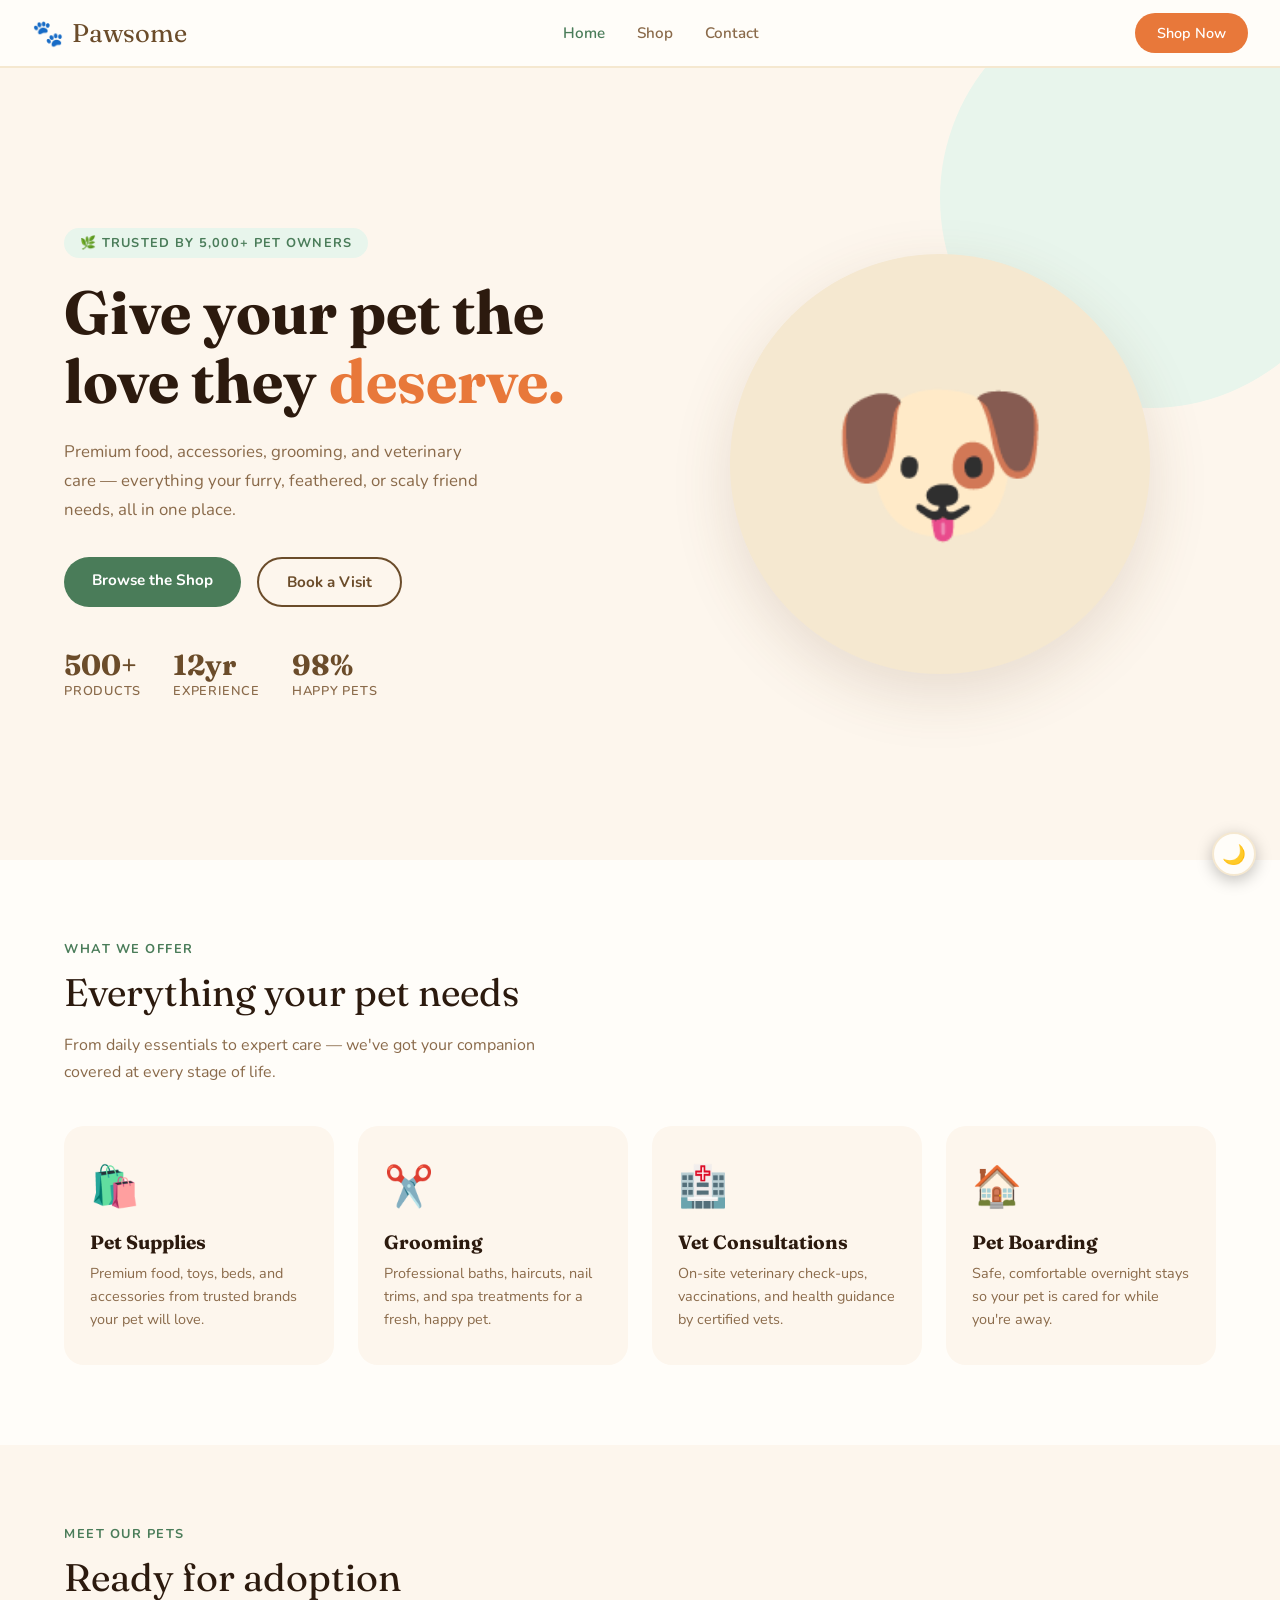
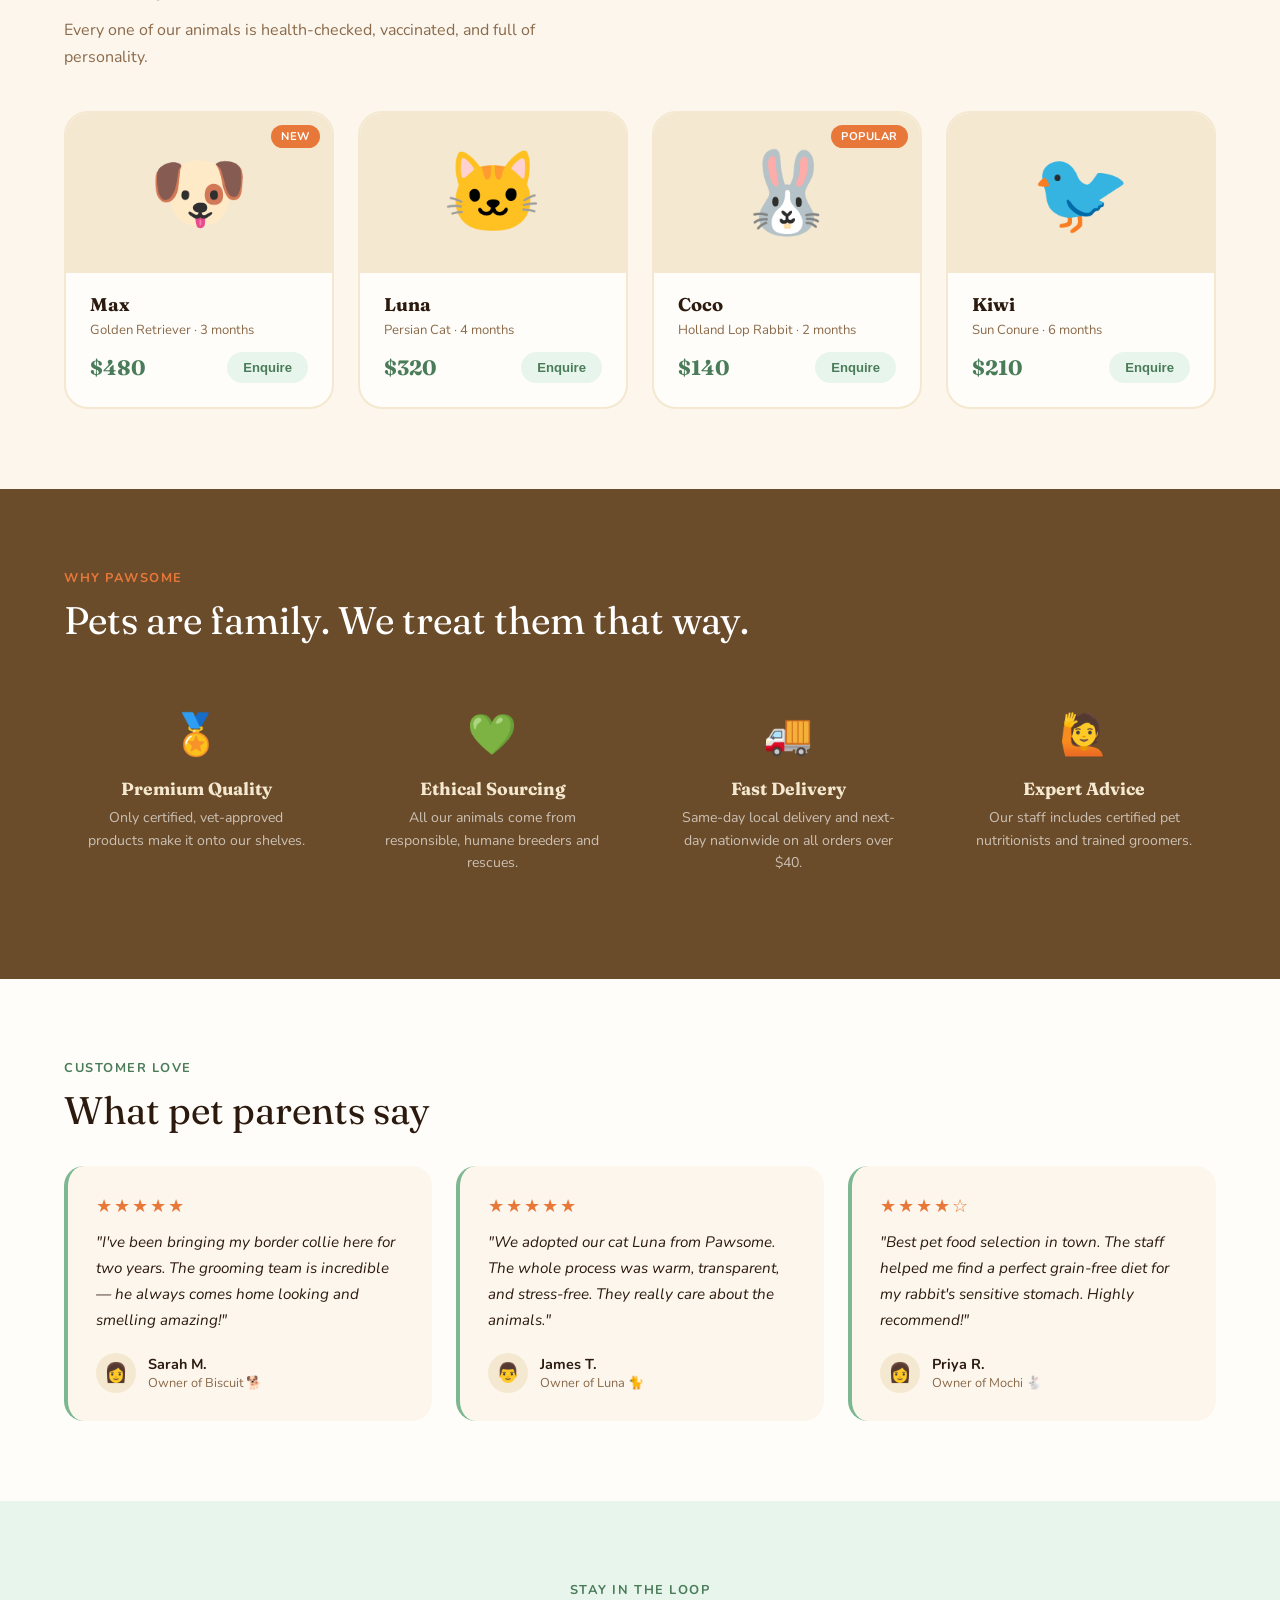
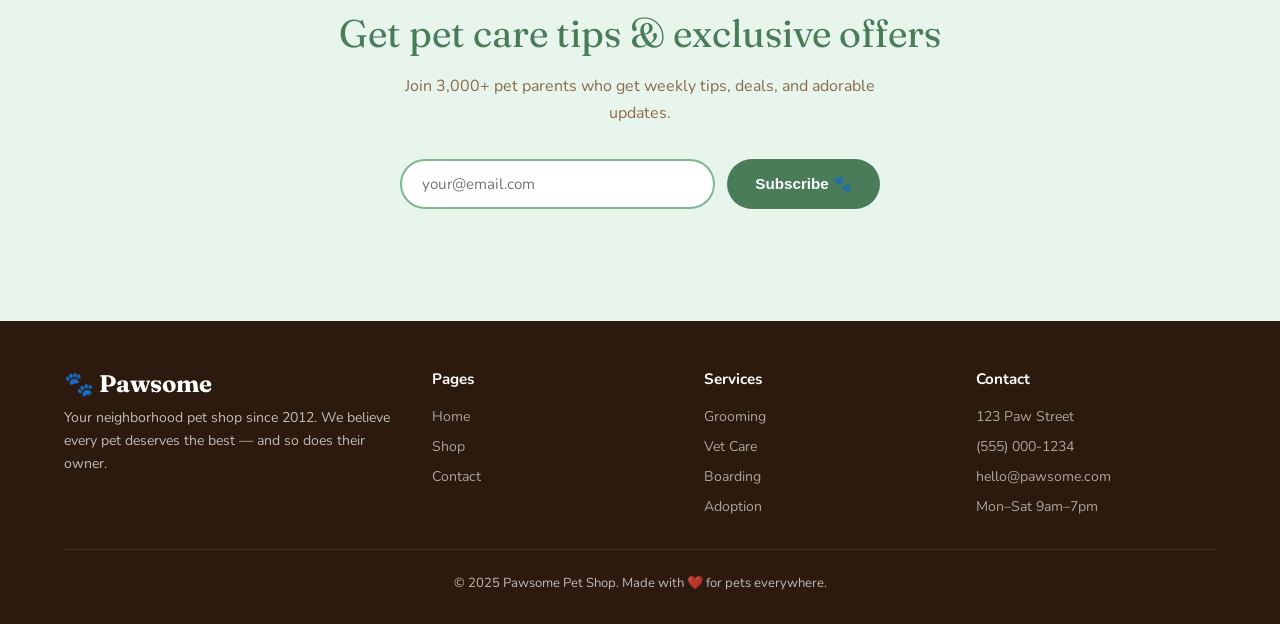
<file: index.html>
<!DOCTYPE html>
<html lang="en">
<head>
<script>!function(){var t=localStorage.getItem("pawsome_theme")||(window.matchMedia("(prefers-color-scheme:dark)").matches?"dark":"light");document.documentElement.setAttribute("data-theme",t)}();</script>
<meta charset="UTF-8">
<meta name="viewport" content="width=device-width, initial-scale=1.0">
<title>Pawsome Pet Shop</title>
<link href="https://fonts.googleapis.com/css2?family=Fraunces:wght@400;600;700&family=Nunito:wght@400;500;600&display=swap" rel="stylesheet">
<link rel="stylesheet" href="pocetna.css">
</head>
<body>

<nav>
  <a href="index.html" class="nav-logo"><span>🐾</span> Pawsome</a>
  <ul class="nav-links">
    <li><a href="index.html" class="active">Home</a></li>
    <li><a href="shop.html">Shop</a></li>
    <li><a href="contact.html">Contact</a></li>
  </ul>
  <a href="shop.html" class="nav-cta">Shop Now</a>
</nav>

<section class="hero">
  <div class="hero-text">
    <span class="hero-badge">🌿 Trusted by 5,000+ pet owners</span>
    <h1>Give your pet the love they <em>deserve.</em></h1>
    <p>Premium food, accessories, grooming, and veterinary care — everything your furry, feathered, or scaly friend needs, all in one place.</p>
    <div class="hero-btns">
      <a href="shop.html" class="btn btn-primary">Browse the Shop</a>
      <a href="contact.html" class="btn btn-outline">Book a Visit</a>
    </div>
    <div class="hero-stats">
      <div class="stat-item"><div class="num">500+</div><div class="lbl">Products</div></div>
      <div class="stat-item"><div class="num">12yr</div><div class="lbl">Experience</div></div>
      <div class="stat-item"><div class="num">98%</div><div class="lbl">Happy pets</div></div>
    </div>
  </div>
  <div class="hero-visual">
    <div class="hero-circle">🐶</div>
  </div>
</section>

<section class="services">
  <div class="section-label">What we offer</div>
  <div class="section-title">Everything your pet needs</div>
  <p class="section-sub">From daily essentials to expert care — we've got your companion covered at every stage of life.</p>
  <div class="services-grid">
    <div class="service-card reveal">
      <span class="service-icon">🛍️</span>
      <h3>Pet Supplies</h3>
      <p>Premium food, toys, beds, and accessories from trusted brands your pet will love.</p>
    </div>
    <div class="service-card reveal">
      <span class="service-icon">✂️</span>
      <h3>Grooming</h3>
      <p>Professional baths, haircuts, nail trims, and spa treatments for a fresh, happy pet.</p>
    </div>
    <div class="service-card reveal">
      <span class="service-icon">🏥</span>
      <h3>Vet Consultations</h3>
      <p>On-site veterinary check-ups, vaccinations, and health guidance by certified vets.</p>
    </div>
    <div class="service-card reveal">
      <span class="service-icon">🏠</span>
      <h3>Pet Boarding</h3>
      <p>Safe, comfortable overnight stays so your pet is cared for while you're away.</p>
    </div>
  </div>
</section>

<section>
  <div class="section-label">Meet our pets</div>
  <div class="section-title">Ready for adoption</div>
  <p class="section-sub">Every one of our animals is health-checked, vaccinated, and full of personality.</p>
  <div class="pets-grid">
    <div class="pet-card reveal">
      <div class="pet-emoji-wrap">🐶<span class="pet-badge">New</span></div>
      <div class="pet-info">
        <h3>Max</h3>
        <div class="pet-breed">Golden Retriever · 3 months</div>
        <div class="pet-footer">
          <span class="pet-price">$480</span>
          <button class="pet-btn" onclick="addToCart('Max the Golden Retriever')">Enquire</button>
        </div>
      </div>
    </div>
    <div class="pet-card reveal">
      <div class="pet-emoji-wrap">🐱</div>
      <div class="pet-info">
        <h3>Luna</h3>
        <div class="pet-breed">Persian Cat · 4 months</div>
        <div class="pet-footer">
          <span class="pet-price">$320</span>
          <button class="pet-btn" onclick="addToCart('Luna the Persian Cat')">Enquire</button>
        </div>
      </div>
    </div>
    <div class="pet-card reveal">
      <div class="pet-emoji-wrap">🐰<span class="pet-badge">Popular</span></div>
      <div class="pet-info">
        <h3>Coco</h3>
        <div class="pet-breed">Holland Lop Rabbit · 2 months</div>
        <div class="pet-footer">
          <span class="pet-price">$140</span>
          <button class="pet-btn" onclick="addToCart('Coco the Holland Lop')">Enquire</button>
        </div>
      </div>
    </div>
    <div class="pet-card reveal">
      <div class="pet-emoji-wrap">🐦</div>
      <div class="pet-info">
        <h3>Kiwi</h3>
        <div class="pet-breed">Sun Conure · 6 months</div>
        <div class="pet-footer">
          <span class="pet-price">$210</span>
          <button class="pet-btn" onclick="addToCart('Kiwi the Sun Conure')">Enquire</button>
        </div>
      </div>
    </div>
  </div>
</section>

<section class="why">
  <div class="section-label">Why Pawsome</div>
  <div class="section-title" style="color:#fff">Pets are family. We treat them that way.</div>
  <div class="why-grid" style="margin-top:2.5rem">
    <div class="why-item"><span class="why-icon">🏅</span><h4>Premium Quality</h4><p>Only certified, vet-approved products make it onto our shelves.</p></div>
    <div class="why-item"><span class="why-icon">💚</span><h4>Ethical Sourcing</h4><p>All our animals come from responsible, humane breeders and rescues.</p></div>
    <div class="why-item"><span class="why-icon">🚚</span><h4>Fast Delivery</h4><p>Same-day local delivery and next-day nationwide on all orders over $40.</p></div>
    <div class="why-item"><span class="why-icon">🙋</span><h4>Expert Advice</h4><p>Our staff includes certified pet nutritionists and trained groomers.</p></div>
  </div>
</section>

<section class="testimonials">
  <div class="section-label">Customer love</div>
  <div class="section-title">What pet parents say</div>
  <div class="testi-grid" style="margin-top:2rem">
    <div class="testi-card reveal">
      <div class="stars">★★★★★</div>
      <p>"I've been bringing my border collie here for two years. The grooming team is incredible — he always comes home looking and smelling amazing!"</p>
      <div class="testi-author"><div class="avatar">👩</div><div><div class="author-name">Sarah M.</div><div class="author-pet">Owner of Biscuit 🐕</div></div></div>
    </div>
    <div class="testi-card reveal">
      <div class="stars">★★★★★</div>
      <p>"We adopted our cat Luna from Pawsome. The whole process was warm, transparent, and stress-free. They really care about the animals."</p>
      <div class="testi-author"><div class="avatar">👨</div><div><div class="author-name">James T.</div><div class="author-pet">Owner of Luna 🐈</div></div></div>
    </div>
    <div class="testi-card reveal">
      <div class="stars">★★★★☆</div>
      <p>"Best pet food selection in town. The staff helped me find a perfect grain-free diet for my rabbit's sensitive stomach. Highly recommend!"</p>
      <div class="testi-author"><div class="avatar">👩</div><div><div class="author-name">Priya R.</div><div class="author-pet">Owner of Mochi 🐇</div></div></div>
    </div>
  </div>
</section>

<section class="newsletter">
  <div class="section-label">Stay in the loop</div>
  <div class="section-title">Get pet care tips & exclusive offers</div>
  <p class="section-sub" style="margin:0 auto 2rem;text-align:center;color:var(--text-muted)">Join 3,000+ pet parents who get weekly tips, deals, and adorable updates.</p>
  <form class="newsletter-form" onsubmit="submitNewsletter(event)">
    <input type="email" id="nl-email" placeholder="your@email.com" required>
    <button type="submit" class="btn btn-primary">Subscribe 🐾</button>
  </form>
  <div id="nl-msg"></div>
</section>

<footer>
  <div class="footer-top">
    <div class="footer-brand">
      <h3>🐾 Pawsome</h3>
      <p>Your neighborhood pet shop since 2012. We believe every pet deserves the best — and so does their owner.</p>
    </div>
    <div class="footer-col">
      <h4>Pages</h4>
      <ul>
        <li><a href="index.html">Home</a></li>
        <li><a href="shop.html">Shop</a></li>
        <li><a href="contact.html">Contact</a></li>
      </ul>
    </div>
    <div class="footer-col">
      <h4>Services</h4>
      <ul>
        <li><a href="#">Grooming</a></li>
        <li><a href="#">Vet Care</a></li>
        <li><a href="#">Boarding</a></li>
        <li><a href="#">Adoption</a></li>
      </ul>
    </div>
    <div class="footer-col">
      <h4>Contact</h4>
      <ul>
        <li><a href="#">123 Paw Street</a></li>
        <li><a href="tel:+15550001234">(555) 000-1234</a></li>
        <li><a href="mailto:hello@pawsome.com">hello@pawsome.com</a></li>
        <li><a href="#">Mon–Sat 9am–7pm</a></li>
      </ul>
    </div>
  </div>
  <div class="footer-bottom">© 2025 Pawsome Pet Shop. Made with ❤️ for pets everywhere.</div>
</footer>

<!-- TOAST -->
<div id="toast" style="position:fixed;bottom:2rem;right:2rem;background:var(--green);color:#fff;padding:14px 22px;border-radius:50px;font-weight:700;font-size:.9rem;transform:translateY(100px);opacity:0;transition:all .3s;z-index:999;pointer-events:none;"></div>

<script src="pocetna.js"></script>
<script src="darkmode.js"></script>
</body>
</html>
</file>
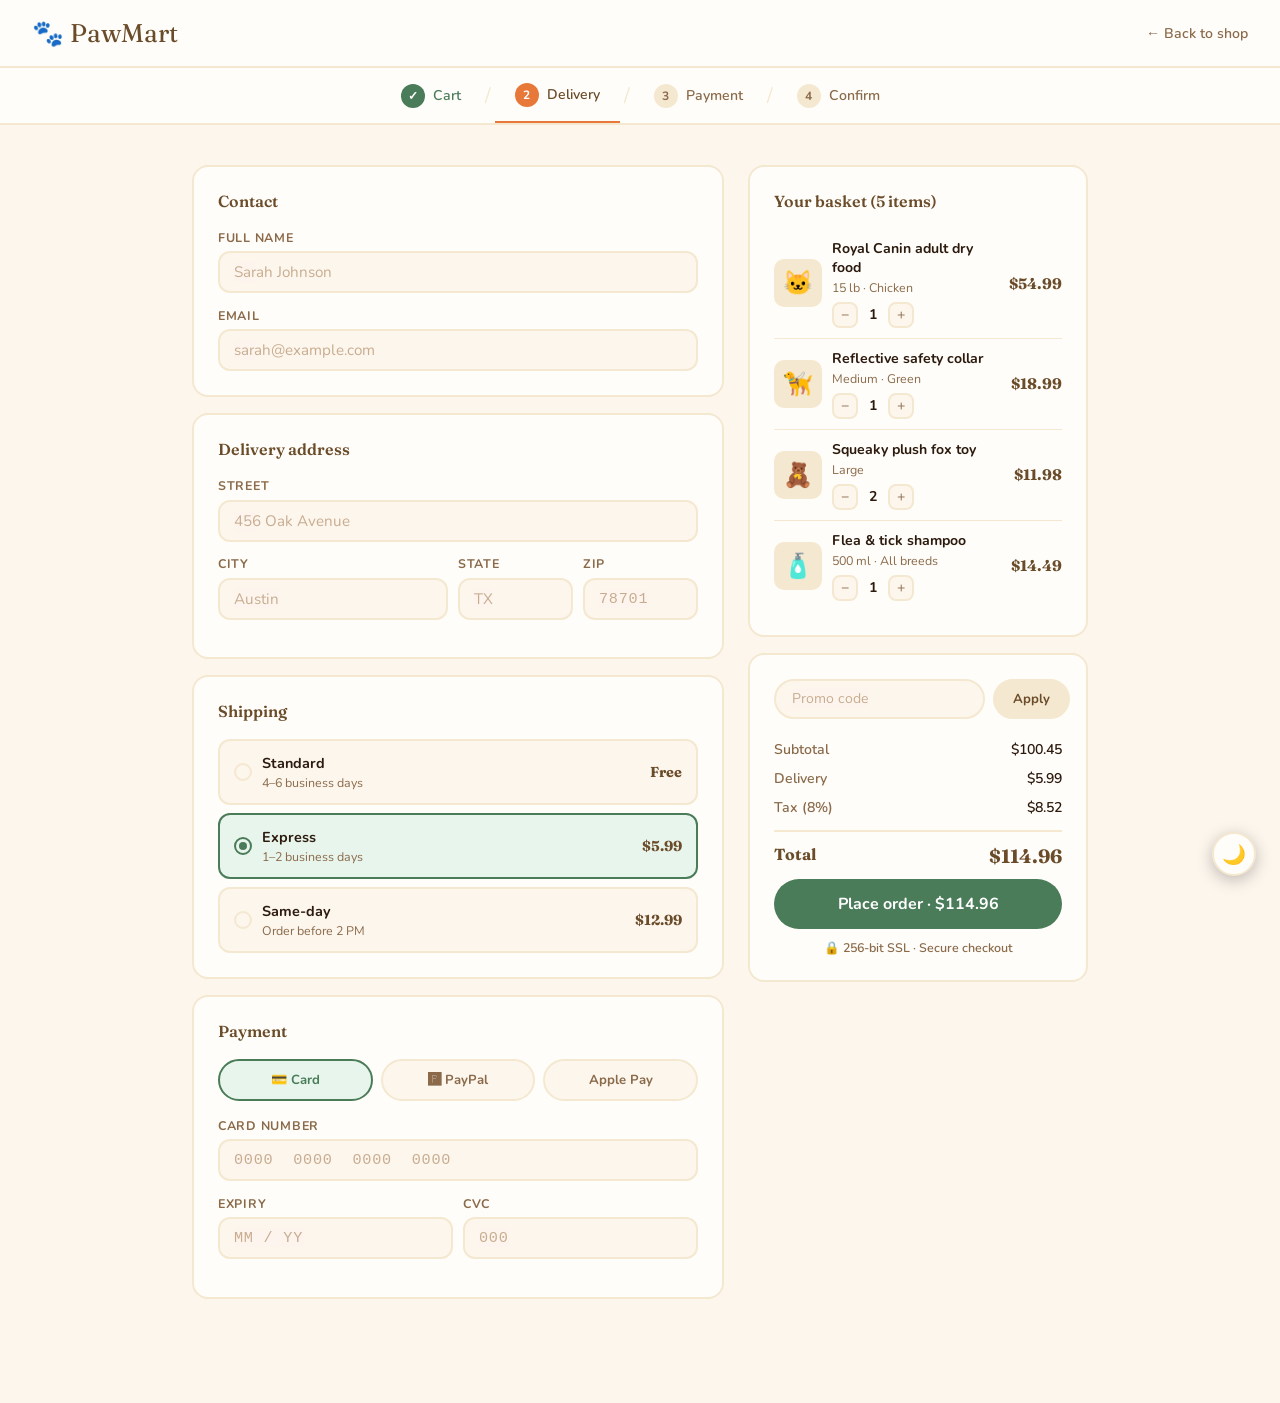
<file: checkout.html>
<!DOCTYPE html>
<html lang="en">
<head>
<script>!function(){var t=localStorage.getItem("pawsome_theme")||(window.matchMedia("(prefers-color-scheme:dark)").matches?"dark":"light");document.documentElement.setAttribute("data-theme",t)}();</script>
<meta charset="UTF-8">
<meta name="viewport" content="width=device-width, initial-scale=1.0">
<title>PawMart — Checkout</title>
<link href="https://fonts.googleapis.com/css2?family=Fraunces:wght@400;600;700&family=Nunito:wght@400;500;600;700&display=swap" rel="stylesheet">
<link rel="stylesheet" href="checkout.css">
</head>
<body>

<header>
  <a href="shop.html" class="logo">🐾 PawMart</a>
  <a href="shop.html" class="back-link">← Back to shop</a>
</header>

<div class="steps">
  <div class="step done">
    <div class="snum">✓</div> Cart
  </div>
  <span class="sep">/</span>
  <div class="step active">
    <div class="snum">2</div> Delivery
  </div>
  <span class="sep">/</span>
  <div class="step">
    <div class="snum">3</div> Payment
  </div>
  <span class="sep">/</span>
  <div class="step">
    <div class="snum">4</div> Confirm
  </div>
</div>

<div class="main">

  <!-- LEFT -->
  <div>

    <div class="section">
      <div class="section-title">Contact</div>
      <div class="field"><label>Full name</label><input type="text" placeholder="Sarah Johnson"></div>
      <div class="field"><label>Email</label><input type="email" placeholder="sarah@example.com"></div>
    </div>

    <div class="section">
      <div class="section-title">Delivery address</div>
      <div class="field"><label>Street</label><input type="text" placeholder="456 Oak Avenue"></div>
      <div class="row3">
        <div class="field"><label>City</label><input type="text" placeholder="Austin"></div>
        <div class="field"><label>State</label><input type="text" placeholder="TX"></div>
        <div class="field"><label>ZIP</label><input type="text" class="mono" placeholder="78701" maxlength="10"></div>
      </div>
    </div>

    <div class="section">
      <div class="section-title">Shipping</div>
      <div class="ship-opts">
        <div class="sopt" onclick="selShip(this, 0)">
          <div class="sopt-left">
            <div class="dot"></div>
            <div>
              <div class="sname">Standard</div>
              <div class="seta">4–6 business days</div>
            </div>
          </div>
          <div class="sprice">Free</div>
        </div>
        <div class="sopt sel" onclick="selShip(this, 5.99)">
          <div class="sopt-left">
            <div class="dot on"></div>
            <div>
              <div class="sname">Express</div>
              <div class="seta">1–2 business days</div>
            </div>
          </div>
          <div class="sprice">$5.99</div>
        </div>
        <div class="sopt" onclick="selShip(this, 12.99)">
          <div class="sopt-left">
            <div class="dot"></div>
            <div>
              <div class="sname">Same-day</div>
              <div class="seta">Order before 2 PM</div>
            </div>
          </div>
          <div class="sprice">$12.99</div>
        </div>
      </div>
    </div>

    <div class="section">
      <div class="section-title">Payment</div>
      <div class="pmethods">
        <button class="pm active" onclick="selPay(this)">💳 Card</button>
        <button class="pm" onclick="selPay(this)">🅿 PayPal</button>
        <button class="pm" onclick="selPay(this)"> Apple Pay</button>
      </div>
      <div class="field"><label>Card number</label><input type="text" class="mono" placeholder="0000  0000  0000  0000" maxlength="19" oninput="fmtCard(this)"></div>
      <div class="row2">
        <div class="field"><label>Expiry</label><input type="text" class="mono" placeholder="MM / YY" maxlength="7" oninput="fmtExp(this)"></div>
        <div class="field"><label>CVC</label><input type="text" class="mono" placeholder="000" maxlength="4"></div>
      </div>
    </div>

  </div>

  <!-- RIGHT -->
  <div>

    <div class="section" id="basket-panel">
      <div class="section-title" id="basket-title">Your basket</div>
      <!-- items injected by JS -->
    </div>

    <div class="section">
      <div class="coup">
        <input type="text" placeholder="Promo code" id="coup-in">
        <button onclick="applyCoup()">Apply</button>
      </div>
      <div class="coup-ok" id="coup-ok">✓ 10% off applied!</div>

      <div class="sumrow"><span class="k">Subtotal</span><span class="v" id="s-sub">$100.45</span></div>
      <div class="sumrow"><span class="k">Delivery</span><span class="v" id="s-ship">$5.99</span></div>
      <div class="sumrow"><span class="k">Tax (8%)</span><span class="v" id="s-tax">$8.52</span></div>
      <div class="sumrow" id="s-disc-row" style="display:none">
        <span class="k">Promo</span>
        <span class="v" style="color:var(--green)" id="s-disc">−$10.05</span>
      </div>
      <div class="sumrow total"><span class="k">Total</span><span class="v" id="s-total">$114.96</span></div>

      <button class="pay-btn" id="pay-btn" onclick="doPay()">
        <span id="pay-label">Place order · $114.96</span>
      </button>
      <div class="secure-note">🔒 256-bit SSL · Secure checkout</div>
    </div>

  </div>
</div>

<script src="checkout.js"></script>
<script src="darkmode.js"></script>
</body>
</html>
</file>
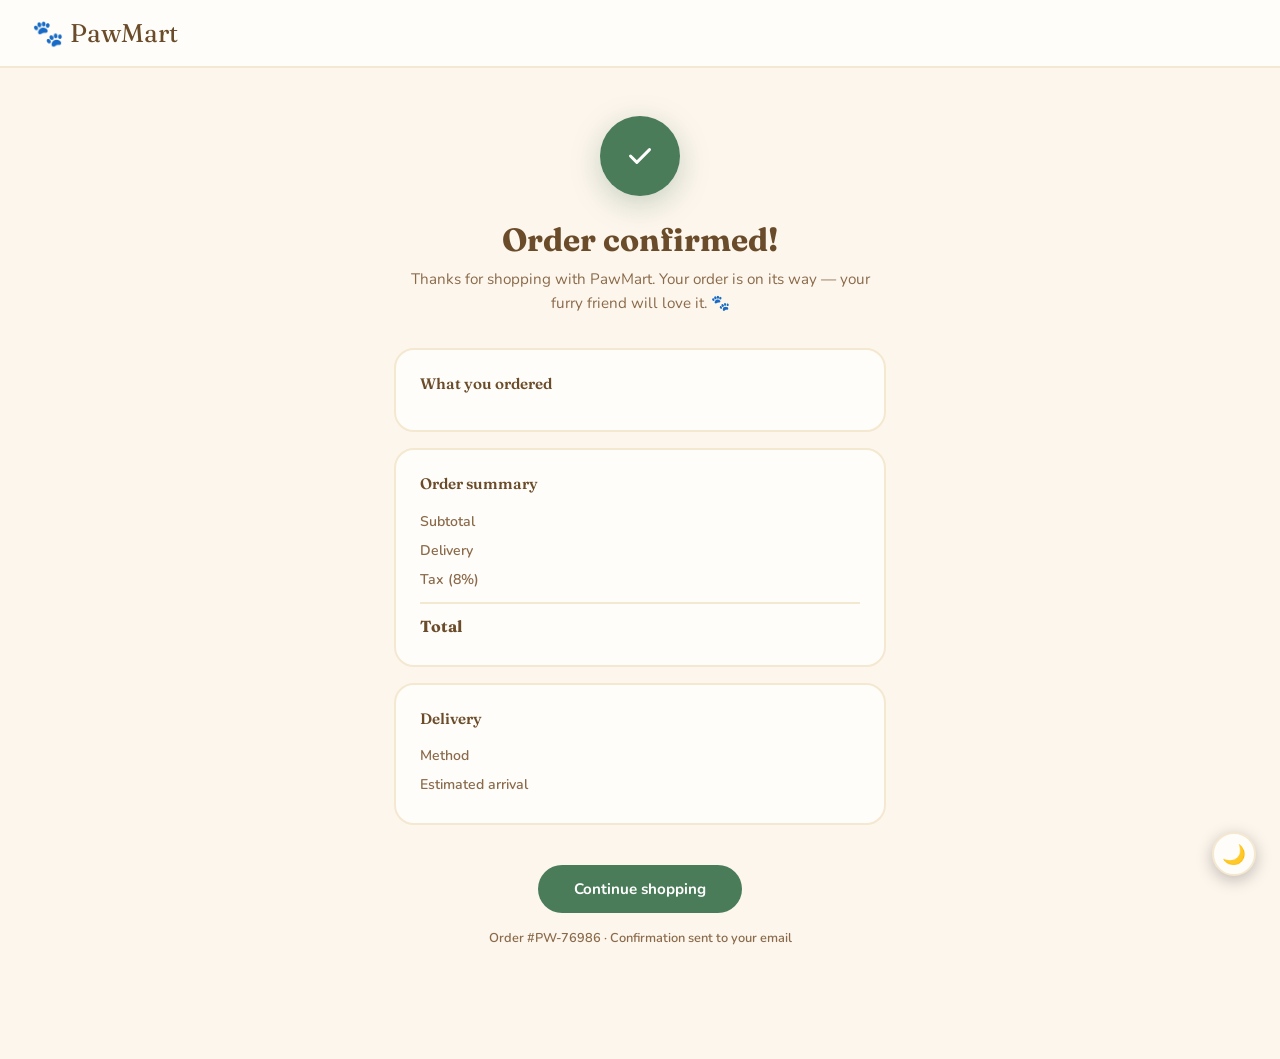
<file: confirmation.html>
<!DOCTYPE html>
<html lang="en">
<head>
<script>!function(){var t=localStorage.getItem("pawsome_theme")||(window.matchMedia("(prefers-color-scheme:dark)").matches?"dark":"light");document.documentElement.setAttribute("data-theme",t)}();</script>
<meta charset="UTF-8">
<meta name="viewport" content="width=device-width, initial-scale=1.0">
<title>PawMart — Order Confirmed</title>
<link href="https://fonts.googleapis.com/css2?family=Fraunces:wght@400;600;700&family=Nunito:wght@400;500;600;700&display=swap" rel="stylesheet">
<link rel="stylesheet" href="comforme.css">
</head>
<body>

<header>
  <a href="shop.html" class="logo">🐾 PawMart</a>
</header>

<div class="main">

  <div class="check-circle">
    <svg viewBox="0 0 36 36" fill="none">
      <path d="M9 18l6 6 12-12" stroke="white" stroke-width="2.8" stroke-linecap="round" stroke-linejoin="round"/>
    </svg>
  </div>

  <h1>Order confirmed!</h1>
  <p class="sub">Thanks for shopping with PawMart. Your order is on its way — your furry friend will love it. 🐾</p>

  <div class="card" id="items-card">
    <div class="card-title">What you ordered</div>
    <div class="items" id="items-list"></div>
  </div>

  <div class="card">
    <div class="card-title">Order summary</div>
    <div class="detail-row"><span class="k">Subtotal</span><span class="v" id="c-sub"></span></div>
    <div class="detail-row"><span class="k">Delivery</span><span class="v" id="c-ship"></span></div>
    <div class="detail-row"><span class="k">Tax (8%)</span><span class="v" id="c-tax"></span></div>
    <div class="detail-row" id="c-disc-row" style="display:none"><span class="k">Promo</span><span class="v" style="color:var(--green)" id="c-disc"></span></div>
    <div class="detail-row total"><span class="k">Total</span><span class="v" id="c-total"></span></div>
  </div>

  <div class="card">
    <div class="card-title">Delivery</div>
    <div class="detail-row"><span class="k">Method</span><span class="v" id="c-shipmethod"></span></div>
    <div class="detail-row"><span class="k">Estimated arrival</span><span class="v" id="c-eta"></span></div>
  </div>

  <a href="shop.html" class="shop-btn">Continue shopping</a>
  <div class="order-num">Order #PW-<span id="c-ordernum"></span> · Confirmation sent to your email</div>

</div>

<script src="comforme.js"></script>
<script src="darkmode.js"></script>
</body>
</html>
</file>
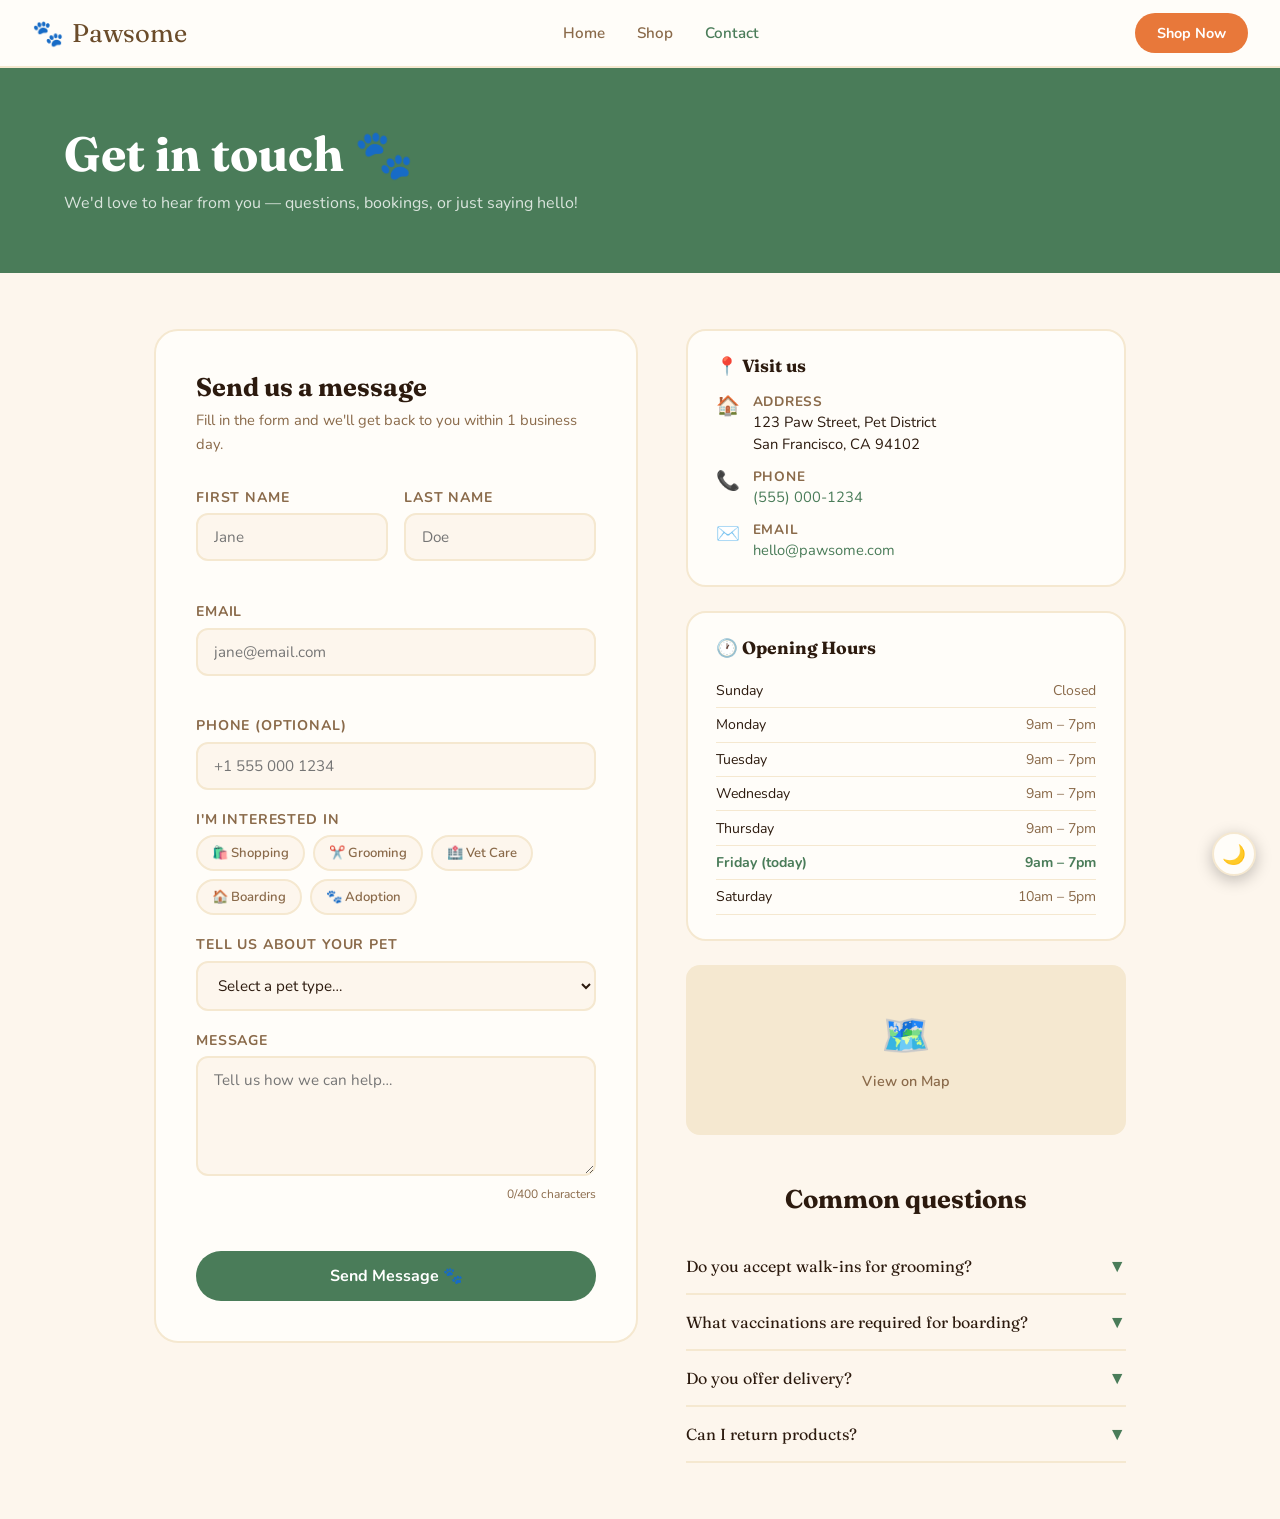
<file: contact.html>
<!DOCTYPE html>
<html lang="en">
<head>
<script>!function(){var t=localStorage.getItem("pawsome_theme")||(window.matchMedia("(prefers-color-scheme:dark)").matches?"dark":"light");document.documentElement.setAttribute("data-theme",t)}();</script>
<meta charset="UTF-8">
<meta name="viewport" content="width=device-width, initial-scale=1.0">
<title>Pawsome Pet Shop</title>
<link href="https://fonts.googleapis.com/css2?family=Fraunces:wght@400;600;700&family=Nunito:wght@400;500;600&display=swap" rel="stylesheet">

  <link rel="stylesheet" href="contact.css">
</head>
<body>

<nav>
  <a href="index.html" class="nav-logo"><span>🐾</span> Pawsome</a>
  <ul class="nav-links">
    <li><a href="index.html">Home</a></li>
    <li><a href="shop.html">Shop</a></li>
    <li><a href="contact.html" class="active">Contact</a></li>
  </ul>
  <a href="shop.html" class="nav-cta">Shop Now</a>
</nav>

<div class="page-header">
  <h1>Get in touch 🐾</h1>
  <p>We'd love to hear from you — questions, bookings, or just saying hello!</p>
</div>

<div class="contact-wrap">
  <!-- FORM CARD -->
  <div class="form-card">
    <div id="form-section">
      <h2>Send us a message</h2>
      <p class="sub">Fill in the form and we'll get back to you within 1 business day.</p>

      <div class="form-row">
        <div class="form-group">
          <label for="fname">First Name</label>
          <input type="text" id="fname" placeholder="Jane">
          <div class="error-msg" id="fname-err"></div>
        </div>
        <div class="form-group">
          <label for="lname">Last Name</label>
          <input type="text" id="lname" placeholder="Doe">
          <div class="error-msg" id="lname-err"></div>
        </div>
      </div>

      <div class="form-group">
        <label for="email">Email</label>
        <input type="email" id="email" placeholder="jane@email.com">
        <div class="error-msg" id="email-err"></div>
      </div>

      <div class="form-group">
        <label for="phone">Phone (optional)</label>
        <input type="tel" id="phone" placeholder="+1 555 000 1234">
      </div>

      <div class="form-group">
        <label>I'm interested in</label>
        <div class="service-chips" id="chips">
          <div class="chip" onclick="toggleChip(this)">🛍️ Shopping</div>
          <div class="chip" onclick="toggleChip(this)">✂️ Grooming</div>
          <div class="chip" onclick="toggleChip(this)">🏥 Vet Care</div>
          <div class="chip" onclick="toggleChip(this)">🏠 Boarding</div>
          <div class="chip" onclick="toggleChip(this)">🐾 Adoption</div>
        </div>
      </div>

      <div class="form-group">
        <label>Tell us about your pet</label>
        <select id="pet-type">
          <option value="">Select a pet type…</option>
          <option>🐶 Dog</option>
          <option>🐱 Cat</option>
          <option>🐰 Rabbit</option>
          <option>🐦 Bird</option>
          <option>🐠 Fish</option>
          <option>🐹 Small Animal</option>
          <option>Other</option>
        </select>
      </div>

      <div class="form-group">
        <label for="msg">Message</label>
        <textarea id="msg" placeholder="Tell us how we can help…" oninput="updateChar()"></textarea>
        <div class="char-count"><span id="char-cnt">0</span>/400 characters</div>
        <div class="error-msg" id="msg-err"></div>
      </div>

      <button class="submit-btn" id="submit-btn" onclick="submitForm()">Send Message 🐾</button>
    </div>

    <div class="success-card" id="success-card">
      <span class="big-emoji">🎉</span>
      <h3>Message received!</h3>
      <p>Thanks for reaching out. Our team will get back to you at your email within 1 business day.<br><br>While you wait, why not browse our shop?</p>
      <button class="back-btn" onclick="location.href='shop.html'">Browse Shop →</button>
    </div>
  </div>

  <!-- INFO SIDE -->
  <div class="info-side">
    <div class="info-card">
      <h3>📍 Visit us</h3>
      <div class="info-list">
        <div class="info-item">
          <span class="info-icon">🏠</span>
          <div><div class="info-label">Address</div><div class="info-value">123 Paw Street, Pet District<br>San Francisco, CA 94102</div></div>
        </div>
        <div class="info-item">
          <span class="info-icon">📞</span>
          <div><div class="info-label">Phone</div><div class="info-value"><a href="tel:+15550001234" style="color:var(--green);text-decoration:none">(555) 000-1234</a></div></div>
        </div>
        <div class="info-item">
          <span class="info-icon">✉️</span>
          <div><div class="info-label">Email</div><div class="info-value"><a href="mailto:hello@pawsome.com" style="color:var(--green);text-decoration:none">hello@pawsome.com</a></div></div>
        </div>
      </div>
    </div>

    <div class="info-card">
      <h3>🕐 Opening Hours</h3>
      <table class="hours-table" id="hours-table"></table>
    </div>

    <div class="map-placeholder" onclick="showToast('🗺️ Map would open here in a real deployment!')">
      <span>🗺️</span>
      View on Map
    </div>

    <div class="faq">
      <h2>Common questions</h2>
      <div class="faq-item"><button class="faq-q" onclick="toggleFaq(this)">Do you accept walk-ins for grooming? <span class="arrow">▼</span></button><div class="faq-a">Yes! Walk-ins are welcome for basic grooming during off-peak hours. For specialty cuts or full grooms, we recommend booking at least 2 days in advance via this contact form.</div></div>
      <div class="faq-item"><button class="faq-q" onclick="toggleFaq(this)">What vaccinations are required for boarding? <span class="arrow">▼</span></button><div class="faq-a">Dogs must be up-to-date on rabies, DHPP, and bordetella. Cats require rabies and FVRCP. Please bring proof of vaccination at drop-off.</div></div>
      <div class="faq-item"><button class="faq-q" onclick="toggleFaq(this)">Do you offer delivery? <span class="arrow">▼</span></button><div class="faq-a">Yes! We offer same-day local delivery for orders within 10 miles and next-day nationwide for orders over $40. Delivery fees apply for smaller orders.</div></div>
      <div class="faq-item"><button class="faq-q" onclick="toggleFaq(this)">Can I return products? <span class="arrow">▼</span></button><div class="faq-a">Absolutely. We accept returns within 30 days for unopened products. For food items, we offer exchanges if your pet doesn't like the product — just bring in the original receipt.</div></div>
    </div>
  </div>
</div>

<div id="toast"></div>

<script src="contact.js"></script>
<script src="darkmode.js"></script>
</body>
</html>
</file>
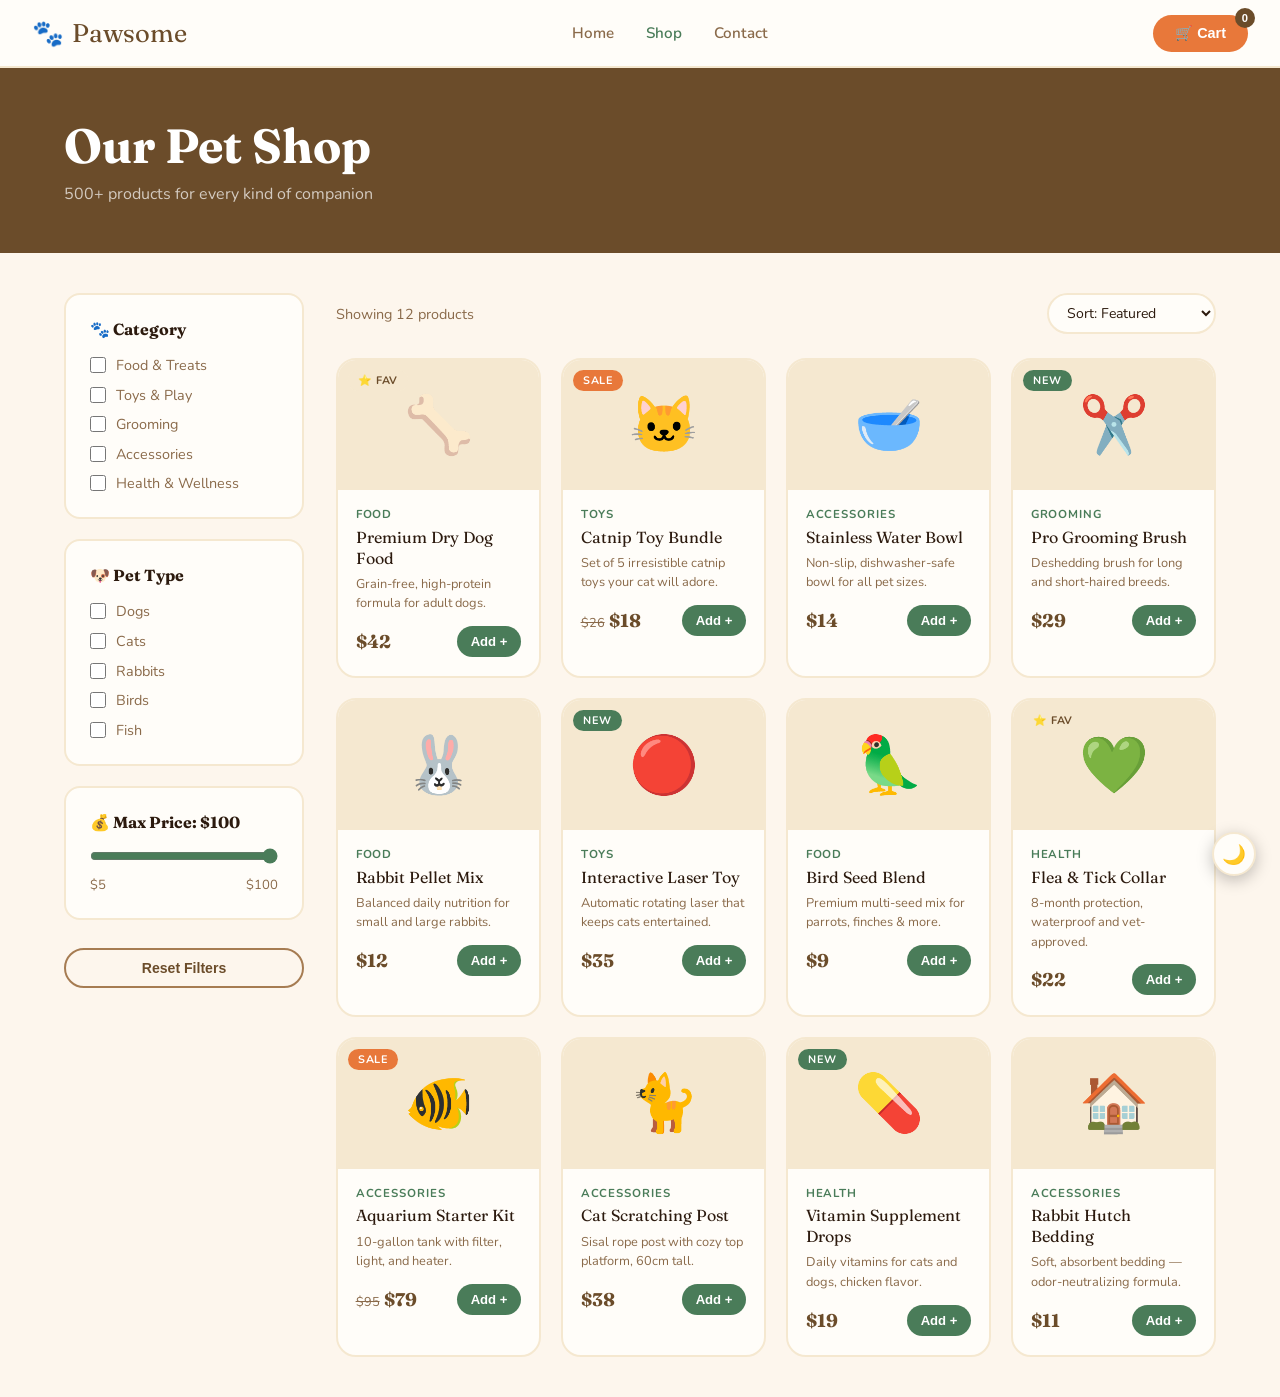
<file: shop.html>
<!DOCTYPE html>
<html lang="en">
<head>
<script>!function(){var t=localStorage.getItem("pawsome_theme")||(window.matchMedia("(prefers-color-scheme:dark)").matches?"dark":"light");document.documentElement.setAttribute("data-theme",t)}();</script>
<meta charset="UTF-8">
<meta name="viewport" content="width=device-width, initial-scale=1.0">
<title>Pawsome Pet Shop</title>
<link href="https://fonts.googleapis.com/css2?family=Fraunces:wght@400;600;700&family=Nunito:wght@400;500;600&display=swap" rel="stylesheet">
<link rel="stylesheet" href="shop.css">
</head>
<body>

<nav>
  <a href="index.html" class="nav-logo"><span>🐾</span> Pawsome</a>
  <ul class="nav-links">
    <li><a href="index.html">Home</a></li>
    <li><a href="shop.html" class="active">Shop</a></li>
    <li><a href="contact.html">Contact</a></li>
  </ul>
  <button class="cart-btn" onclick="toggleCart()">🛒 Cart <span class="cart-count" id="cart-count">0</span></button>
</nav>

<div class="page-header">
  <h1>Our Pet Shop</h1>
  <p>500+ products for every kind of companion</p>
</div>

<div class="shop-layout">
  <!-- SIDEBAR -->
  <aside class="sidebar">
    <div class="filter-box">
      <h3>🐾 Category</h3>
      <div class="filter-group">
        <label><input type="checkbox" value="food" onchange="filterProducts()"> Food & Treats</label>
        <label><input type="checkbox" value="toys" onchange="filterProducts()"> Toys & Play</label>
        <label><input type="checkbox" value="grooming" onchange="filterProducts()"> Grooming</label>
        <label><input type="checkbox" value="accessories" onchange="filterProducts()"> Accessories</label>
        <label><input type="checkbox" value="health" onchange="filterProducts()"> Health & Wellness</label>
      </div>
    </div>
    <div class="filter-box">
      <h3>🐶 Pet Type</h3>
      <div class="filter-group">
        <label><input type="checkbox" value="dog" onchange="filterProducts()"> Dogs</label>
        <label><input type="checkbox" value="cat" onchange="filterProducts()"> Cats</label>
        <label><input type="checkbox" value="rabbit" onchange="filterProducts()"> Rabbits</label>
        <label><input type="checkbox" value="bird" onchange="filterProducts()"> Birds</label>
        <label><input type="checkbox" value="fish" onchange="filterProducts()"> Fish</label>
      </div>
    </div>
    <div class="filter-box">
      <h3>💰 Max Price: $<span id="price-label">100</span></h3>
      <input type="range" class="price-range" min="5" max="100" value="100" id="price-slider" oninput="updatePrice(this.value)">
      <div class="price-labels"><span>$5</span><span>$100</span></div>
    </div>
    <button class="reset-btn" onclick="resetFilters()">Reset Filters</button>
  </aside>

  <!-- PRODUCTS -->
  <div>
    <div class="products-header">
      <span class="products-count" id="prod-count">Showing all 12 products</span>
      <select class="sort-select" onchange="sortProducts(this.value)">
        <option value="default">Sort: Featured</option>
        <option value="price-asc">Price: Low to High</option>
        <option value="price-desc">Price: High to Low</option>
        <option value="name">Name A–Z</option>
      </select>
    </div>
    <div class="products-grid" id="products-grid">
      <!-- Rendered by JS -->
    </div>
  </div>
</div>

<!-- CART DRAWER -->
<div class="cart-overlay" id="cart-overlay" onclick="toggleCart()"></div>
<div class="cart-drawer" id="cart-drawer">
  <h2>🛒 Your Cart</h2>
  <div class="cart-items" id="cart-items"></div>
  <div class="cart-footer">
    <div class="cart-total"><span>Total</span><span id="cart-total">$0.00</span></div>
    <button class="checkout-btn" onclick="checkout()">Checkout →</button>
  </div>
</div>

<div id="toast"></div>

<script src="shop.js"></script>
<script src="darkmode.js"></script>
</body>
</html>
</file>
<file: pocetna.css>
:root {
    --cream: #FDF6ED;
    --warm: #F5E8D0;
    --brown: #6B4C2A;
    --brown-light: #A67C52;
    --green: #4A7C59;
    --green-light: #7DB892;
    --green-pale: #E8F5EC;
    --orange: #E8783A;
    --text: #2C1A0E;
    --text-muted: #8A6A4A;
    --white: #FFFDF9;
  }
  * { margin: 0; padding: 0; box-sizing: border-box; }
  html { scroll-behavior: smooth; }
  body { font-family: 'Nunito', sans-serif; background: var(--cream); color: var(--text); }

  /* NAV */
  nav {
    position: sticky; top: 0; z-index: 100;
    background: var(--white);
    border-bottom: 2px solid var(--warm);
    padding: 0 2rem;
    display: flex; align-items: center; justify-content: space-between;
    height: 68px;
  }
  .nav-logo { font-family: 'Fraunces', serif; font-size: 1.6rem; color: var(--brown); text-decoration: none; display: flex; align-items: center; gap: 8px; }
  .nav-logo span { font-size: 1.6rem; }
  .nav-links { display: flex; gap: 2rem; list-style: none; }
  .nav-links a { text-decoration: none; color: var(--text-muted); font-weight: 600; font-size: .95rem; transition: color .2s; }
  .nav-links a:hover, .nav-links a.active { color: var(--green); }
  .nav-cta { background: var(--orange); color: #fff; padding: 10px 22px; border-radius: 50px; font-weight: 600; font-size: .9rem; text-decoration: none; transition: transform .15s, opacity .15s; }
  .nav-cta:hover { opacity: .9; transform: translateY(-1px); }

  /* HERO */
  .hero {
    min-height: 88vh;
    background: var(--cream);
    display: grid; grid-template-columns: 1fr 1fr; align-items: center;
    padding: 4rem 5vw;
    gap: 3rem;
    position: relative; overflow: hidden;
  }
  .hero::before {
    content: ''; position: absolute; right: -80px; top: -80px;
    width: 420px; height: 420px; border-radius: 50%;
    background: var(--green-pale); z-index: 0;
  }
  .hero-text { position: relative; z-index: 1; }
  .hero-badge { display: inline-block; background: var(--green-pale); color: var(--green); font-weight: 700; font-size: .8rem; letter-spacing: .1em; text-transform: uppercase; padding: 6px 16px; border-radius: 50px; margin-bottom: 1.2rem; }
  .hero h1 { font-family: 'Fraunces', serif; font-size: clamp(2.4rem, 5vw, 3.8rem); line-height: 1.15; color: var(--text); margin-bottom: 1.2rem; }
  .hero h1 em { color: var(--orange); font-style: normal; }
  .hero p { font-size: 1.05rem; color: var(--text-muted); line-height: 1.75; max-width: 420px; margin-bottom: 2rem; }
  .hero-btns { display: flex; gap: 1rem; flex-wrap: wrap; }
  .btn { display: inline-block; padding: 13px 28px; border-radius: 50px; font-weight: 700; font-size: .95rem; text-decoration: none; transition: all .2s; cursor: pointer; border: none; }
  .btn-primary { background: var(--green); color: #fff; }
  .btn-primary:hover { background: var(--brown); transform: translateY(-2px); }
  .btn-outline { background: transparent; color: var(--brown); border: 2px solid var(--brown); }
  .btn-outline:hover { background: var(--brown); color: #fff; }
  .hero-visual { position: relative; z-index: 1; display: flex; justify-content: center; align-items: center; }
  .hero-circle {
    width: clamp(260px, 36vw, 420px); height: clamp(260px, 36vw, 420px);
    background: var(--warm); border-radius: 50%;
    display: flex; align-items: center; justify-content: center;
    font-size: clamp(8rem, 14vw, 13rem);
    animation: float 4s ease-in-out infinite;
    box-shadow: 0 20px 60px rgba(107,76,42,.15);
  }
  @keyframes float { 0%,100%{transform:translateY(0)} 50%{transform:translateY(-18px)} }
  .hero-stats { display: flex; gap: 2rem; margin-top: 2.5rem; }
  .stat-item .num { font-family: 'Fraunces', serif; font-size: 1.8rem; color: var(--brown); font-weight: 700; }
  .stat-item .lbl { font-size: .8rem; color: var(--text-muted); font-weight: 600; text-transform: uppercase; letter-spacing: .06em; }

  /* SECTION SHARED */
  section { padding: 5rem 5vw; }
  .section-label { font-size: .8rem; font-weight: 700; letter-spacing: .12em; text-transform: uppercase; color: var(--green); margin-bottom: .6rem; }
  .section-title { font-family: 'Fraunces', serif; font-size: clamp(1.8rem, 3vw, 2.6rem); color: var(--text); margin-bottom: 1rem; }
  .section-sub { color: var(--text-muted); font-size: 1rem; line-height: 1.7; max-width: 500px; margin-bottom: 2.5rem; }

  /* SERVICES */
  .services { background: var(--white); }
  .services-grid { display: grid; grid-template-columns: repeat(auto-fit, minmax(220px, 1fr)); gap: 1.5rem; }
  .service-card {
    background: var(--cream); border-radius: 20px; padding: 2rem 1.5rem;
    border: 2px solid transparent; transition: all .25s; cursor: pointer;
  }
  .service-card:hover { border-color: var(--green-light); transform: translateY(-4px); box-shadow: 0 12px 30px rgba(74,124,89,.12); }
  .service-icon { font-size: 2.5rem; margin-bottom: 1rem; display: block; }
  .service-card h3 { font-family: 'Fraunces', serif; font-size: 1.2rem; margin-bottom: .5rem; color: var(--text); }
  .service-card p { font-size: .9rem; color: var(--text-muted); line-height: 1.6; }

  /* FEATURED PETS */
  .pets-grid { display: grid; grid-template-columns: repeat(auto-fit, minmax(240px, 1fr)); gap: 1.5rem; }
  .pet-card {
    background: var(--white); border-radius: 24px; overflow: hidden;
    border: 2px solid var(--warm); transition: all .25s;
  }
  .pet-card:hover { transform: translateY(-6px); box-shadow: 0 20px 50px rgba(107,76,42,.13); }
  .pet-emoji-wrap { background: var(--warm); height: 160px; display: flex; align-items: center; justify-content: center; font-size: 5rem; position: relative; }
  .pet-badge { position: absolute; top: 12px; right: 12px; background: var(--orange); color: #fff; font-size: .7rem; font-weight: 700; padding: 4px 10px; border-radius: 20px; text-transform: uppercase; letter-spacing: .05em; }
  .pet-info { padding: 1.25rem 1.5rem 1.5rem; }
  .pet-info h3 { font-family: 'Fraunces', serif; font-size: 1.15rem; margin-bottom: .3rem; }
  .pet-breed { font-size: .82rem; color: var(--text-muted); margin-bottom: .8rem; }
  .pet-footer { display: flex; justify-content: space-between; align-items: center; }
  .pet-price { font-family: 'Fraunces', serif; font-size: 1.3rem; font-weight: 700; color: var(--green); }
  .pet-btn { background: var(--green-pale); color: var(--green); border: none; padding: 8px 16px; border-radius: 50px; font-weight: 700; font-size: .82rem; cursor: pointer; transition: background .2s; }
  .pet-btn:hover { background: var(--green); color: #fff; }

  /* WHY US */
  .why { background: var(--brown); color: #fff; }
  .why .section-label { color: var(--orange); }
  .why .section-title { color: #fff; }
  .why-grid { display: grid; grid-template-columns: repeat(auto-fit, minmax(200px, 1fr)); gap: 2rem; }
  .why-item { text-align: center; padding: 1.5rem 1rem; }
  .why-icon { font-size: 2.5rem; margin-bottom: 1rem; display: block; }
  .why-item h4 { font-family: 'Fraunces', serif; font-size: 1.1rem; margin-bottom: .5rem; color: var(--warm); }
  .why-item p { font-size: .88rem; color: rgba(255,255,255,.65); line-height: 1.6; }

  /* TESTIMONIALS */
  .testimonials { background: var(--white); }
  .testi-grid { display: grid; grid-template-columns: repeat(auto-fit, minmax(280px, 1fr)); gap: 1.5rem; }
  .testi-card { background: var(--cream); border-radius: 20px; padding: 1.75rem; border-left: 4px solid var(--green-light); }
  .stars { color: var(--orange); font-size: 1.1rem; margin-bottom: .75rem; letter-spacing: 2px; }
  .testi-card p { font-size: .95rem; color: var(--text); line-height: 1.7; margin-bottom: 1.2rem; font-style: italic; }
  .testi-author { display: flex; align-items: center; gap: .75rem; }
  .avatar { width: 40px; height: 40px; border-radius: 50%; background: var(--warm); display: flex; align-items: center; justify-content: center; font-size: 1.2rem; }
  .author-name { font-weight: 700; font-size: .9rem; color: var(--text); }
  .author-pet { font-size: .8rem; color: var(--text-muted); }

  /* NEWSLETTER */
  .newsletter { background: var(--green-pale); text-align: center; }
  .newsletter .section-title { color: var(--green); }
  .newsletter-form { display: flex; gap: .75rem; justify-content: center; flex-wrap: wrap; max-width: 480px; margin: 0 auto; }
  .newsletter-form input { flex: 1; min-width: 200px; padding: 13px 20px; border: 2px solid var(--green-light); border-radius: 50px; font-family: 'Nunito', sans-serif; font-size: .95rem; background: #fff; outline: none; transition: border-color .2s; }
  .newsletter-form input:focus { border-color: var(--green); }
  #nl-msg { margin-top: .75rem; font-weight: 600; color: var(--green); font-size: .9rem; min-height: 20px; }

  /* FOOTER */
  footer { background: var(--text); color: rgba(255,255,255,.7); padding: 3rem 5vw 2rem; }
  .footer-top { display: grid; grid-template-columns: 1.4fr 1fr 1fr 1fr; gap: 2rem; margin-bottom: 2rem; }
  .footer-brand h3 { font-family: 'Fraunces', serif; font-size: 1.5rem; color: #fff; margin-bottom: .5rem; }
  .footer-brand p { font-size: .88rem; line-height: 1.65; }
  .footer-col h4 { font-weight: 700; color: #fff; margin-bottom: 1rem; font-size: .95rem; }
  .footer-col ul { list-style: none; display: flex; flex-direction: column; gap: .5rem; }
  .footer-col a { color: rgba(255,255,255,.6); text-decoration: none; font-size: .88rem; transition: color .2s; }
  .footer-col a:hover { color: var(--orange); }
  .footer-bottom { border-top: 1px solid rgba(255,255,255,.1); padding-top: 1.5rem; text-align: center; font-size: .82rem; }

  /* SCROLL REVEAL */
  .reveal { opacity: 0; transform: translateY(28px); transition: opacity .6s, transform .6s; }
  .reveal.visible { opacity: 1; transform: none; }

  @media(max-width:768px){
    .hero { grid-template-columns: 1fr; text-align: center; padding-top: 3rem; }
    .hero p { margin: 0 auto 2rem; }
    .hero-btns { justify-content: center; }
    .hero-stats { justify-content: center; }
    .hero-visual { display: none; }
    .footer-top { grid-template-columns: 1fr 1fr; }
    nav .nav-links { display: none; }
  }
/* =====================================================
   DARK MODE VARIABLES
   Applies when: user's OS is dark OR data-theme="dark"
   ===================================================== */

/* Dark palette override */
[data-theme="dark"],
@media (prefers-color-scheme: dark) {
  :root:not([data-theme="light"]) {
    --cream: #1A1410;
    --warm: #2A1F15;
    --brown: #D4A574;
    --brown-light: #B8895A;
    --green: #5A9E6F;
    --green-light: #7DB892;
    --green-pale: #1A2E20;
    --orange: #E8783A;
    --text: #F0E6D8;
    --text-muted: #A08060;
    --white: #221810;
    --border: #2E2218;
  }
}

[data-theme="dark"] {
  --cream: #1A1410;
  --warm: #2A1F15;
  --brown: #D4A574;
  --brown-light: #B8895A;
  --green: #5A9E6F;
  --green-light: #7DB892;
  --green-pale: #1A2E20;
  --orange: #E8783A;
  --text: #F0E6D8;
  --text-muted: #A08060;
  --white: #221810;
  --border: #2E2218;
}

/* Dark mode toggle button */
.dm-toggle {
  position: fixed;
  bottom: 1.5rem;
  right: 1.5rem;
  width: 44px;
  height: 44px;
  border-radius: 50%;
  background: var(--white);
  border: 2px solid var(--warm);
  font-size: 1.2rem;
  cursor: pointer;
  z-index: 9999;
  display: flex;
  align-items: center;
  justify-content: center;
  box-shadow: 0 4px 16px rgba(0, 0, 0, 0.25);
  transition: background 0.2s, border-color 0.2s, transform 0.15s;
}
.dm-toggle:hover {
  transform: scale(1.1);
  border-color: var(--green);
}
</file>
<file: checkout.css>
@import url('https://fonts.googleapis.com/css2?family=Fraunces:wght@400;600;700&family=Nunito:wght@400;500;600;700&display=swap');

*, *::before, *::after { box-sizing: border-box; margin: 0; padding: 0; }

:root {
  --cream: #FDF6ED;
  --warm: #F5E8D0;
  --brown: #6B4C2A;
  --brown-light: #A67C52;
  --green: #4A7C59;
  --green-light: #7DB892;
  --green-pale: #E8F5EC;
  --orange: #E8783A;
  --text: #2C1A0E;
  --text-muted: #8A6A4A;
  --white: #FFFDF9;
  --border: #F0E4CC;
  --r: 16px;
}

body {
  font-family: 'Nunito', sans-serif;
  background: var(--cream);
  color: var(--text);
  min-height: 100vh;
}

/* Header */
header {
  background: var(--white);
  border-bottom: 2px solid var(--warm);
  padding: 0 2rem;
  height: 68px;
  display: flex;
  align-items: center;
  justify-content: space-between;
}
.logo {
  font-family: 'Fraunces', serif;
  font-size: 1.6rem;
  color: var(--brown);
  text-decoration: none;
  display: flex;
  align-items: center;
  gap: 8px;
}
.back-link {
  font-size: 0.88rem;
  font-weight: 600;
  color: var(--text-muted);
  text-decoration: none;
  transition: color 0.2s;
}
.back-link:hover { color: var(--green); }

/* Steps */
.steps {
  background: var(--white);
  border-bottom: 2px solid var(--warm);
  display: flex;
  justify-content: center;
  gap: 0;
  padding: 0 1rem;
}
.step {
  display: flex;
  align-items: center;
  gap: 8px;
  padding: 14px 20px;
  font-size: 0.88rem;
  font-weight: 600;
  color: var(--text-muted);
  font-family: 'Nunito', sans-serif;
}
.step.done { color: var(--green); }
.step.active {
  color: var(--brown);
  border-bottom: 2px solid var(--orange);
}
.snum {
  width: 24px; height: 24px; border-radius: 50%;
  background: var(--warm);
  color: var(--text-muted);
  font-size: 0.75rem;
  font-weight: 700;
  display: flex; align-items: center; justify-content: center;
}
.step.done .snum { background: var(--green); color: #fff; }
.step.active .snum { background: var(--orange); color: #fff; }
.sep { color: var(--warm); padding: 14px 4px; font-size: 20px; align-self: center; }

/* Layout */
.main {
  max-width: 960px;
  margin: 2.5rem auto;
  padding: 0 2rem 4rem;
  display: grid;
  grid-template-columns: 1fr 340px;
  gap: 1.5rem;
  align-items: start;
}

/* Sections */
.section {
  background: var(--white);
  border: 2px solid var(--warm);
  border-radius: var(--r);
  padding: 1.5rem;
  margin-bottom: 1rem;
}
.section:last-child { margin-bottom: 0; }
.section-title {
  font-family: 'Fraunces', serif;
  font-size: 1rem;
  font-weight: 600;
  color: var(--brown);
  margin-bottom: 1.1rem;
}

/* Form fields */
.field { margin-bottom: 0.85rem; }
.field:last-child { margin-bottom: 0; }
.field label {
  display: block;
  font-size: 0.78rem;
  font-weight: 700;
  color: var(--text-muted);
  text-transform: uppercase;
  letter-spacing: 0.06em;
  margin-bottom: 0.35rem;
}
.field input, .field select {
  width: 100%;
  height: 42px;
  border-radius: 12px;
  border: 2px solid var(--warm);
  background: var(--cream);
  color: var(--text);
  font-size: 0.95rem;
  padding: 0 14px;
  outline: none;
  font-family: 'Nunito', sans-serif;
  transition: border-color 0.2s, box-shadow 0.2s;
}
.field input:focus, .field select:focus {
  border-color: var(--green);
  box-shadow: 0 0 0 3px rgba(74,124,89,0.12);
}
.field input::placeholder { color: var(--brown-light); opacity: 0.6; }
.row2 { display: grid; grid-template-columns: 1fr 1fr; gap: 10px; }
.row3 { display: grid; grid-template-columns: 2fr 1fr 1fr; gap: 10px; }
.mono { font-family: 'Courier New', monospace !important; letter-spacing: 0.05em; }

/* Shipping options */
.ship-opts { display: flex; flex-direction: column; gap: 8px; }
.sopt {
  display: flex;
  align-items: center;
  justify-content: space-between;
  padding: 12px 14px;
  border-radius: 12px;
  border: 2px solid var(--warm);
  cursor: pointer;
  transition: all 0.2s;
  background: var(--cream);
}
.sopt:hover { border-color: var(--green-light); }
.sopt.sel { border: 2px solid var(--green); background: var(--green-pale); }
.sopt-left { display: flex; align-items: center; gap: 10px; }
.dot {
  width: 18px; height: 18px; border-radius: 50%;
  border: 2px solid var(--warm);
  flex-shrink: 0;
  display: flex; align-items: center; justify-content: center;
  transition: border-color 0.2s;
}
.dot.on { border-color: var(--green); }
.dot.on::after { content: ''; width: 8px; height: 8px; border-radius: 50%; background: var(--green); }
.sname { font-size: 0.9rem; font-weight: 700; color: var(--text); }
.seta { font-size: 0.78rem; color: var(--text-muted); margin-top: 1px; }
.sprice { font-size: 0.9rem; font-weight: 700; color: var(--brown); font-family: 'Fraunces', serif; }

/* Payment methods */
.pmethods { display: flex; gap: 8px; margin-bottom: 1rem; }
.pm {
  flex: 1; height: 42px;
  border-radius: 50px;
  border: 2px solid var(--warm);
  cursor: pointer;
  display: flex; align-items: center; justify-content: center;
  gap: 6px;
  font-size: 0.82rem;
  font-weight: 700;
  color: var(--text-muted);
  background: var(--cream);
  transition: all 0.2s;
  font-family: 'Nunito', sans-serif;
}
.pm:hover { border-color: var(--green-light); color: var(--green); }
.pm.active {
  border: 2px solid var(--green);
  color: var(--green);
  background: var(--green-pale);
}

/* Order summary / basket items */
.cart-item {
  display: flex;
  gap: 10px;
  padding: 10px 0;
  border-bottom: 1px solid var(--warm);
  align-items: center;
}
.cart-item:last-of-type { border: none; }
.iimg {
  width: 48px; height: 48px;
  border-radius: 10px;
  background: var(--warm);
  display: flex; align-items: center; justify-content: center;
  flex-shrink: 0;
  font-size: 1.5rem;
}
.iinfo { flex: 1; }
.iname { font-size: 0.88rem; font-weight: 700; color: var(--text); margin-bottom: 2px; }
.imeta { font-size: 0.78rem; color: var(--text-muted); margin-bottom: 6px; }
.qctrl { display: flex; align-items: center; gap: 7px; }
.qbtn {
  width: 26px; height: 26px;
  border-radius: 8px;
  border: 2px solid var(--warm);
  background: var(--cream);
  cursor: pointer;
  font-size: 14px;
  color: var(--text-muted);
  display: flex; align-items: center; justify-content: center;
  font-family: inherit;
  line-height: 1;
  transition: all 0.15s;
}
.qbtn:hover { background: var(--warm); color: var(--brown); }
.qnum { font-size: 0.88rem; font-weight: 700; min-width: 16px; text-align: center; color: var(--text); }
.iprice { font-size: 0.95rem; font-weight: 700; white-space: nowrap; font-family: 'Fraunces', serif; color: var(--brown); }

/* Summary rows */
.sumrow { display: flex; justify-content: space-between; font-size: 0.88rem; padding: 5px 0; }
.sumrow .k { color: var(--text-muted); font-weight: 600; }
.sumrow .v { font-weight: 600; color: var(--text); }
.sumrow.total { border-top: 2px solid var(--warm); margin-top: 8px; padding-top: 12px; }
.sumrow.total .k { font-family: 'Fraunces', serif; font-size: 1rem; font-weight: 700; color: var(--brown); }
.sumrow.total .v { font-family: 'Fraunces', serif; font-size: 1.2rem; font-weight: 700; color: var(--brown); }

/* Promo */
.coup { display: flex; gap: 8px; margin-bottom: 1rem; }
.coup input {
  flex: 1; height: 40px;
  border-radius: 50px;
  border: 2px solid var(--warm);
  background: var(--cream);
  color: var(--text);
  font-size: 0.88rem;
  padding: 0 16px;
  outline: none;
  font-family: 'Nunito', sans-serif;
  transition: border-color 0.2s;
}
.coup input:focus { border-color: var(--green); }
.coup input::placeholder { color: var(--brown-light); opacity: 0.6; }
.coup button {
  height: 40px; padding: 0 18px;
  border-radius: 50px;
  border: 2px solid var(--warm);
  background: var(--warm);
  color: var(--brown);
  font-size: 0.82rem;
  font-weight: 700;
  cursor: pointer;
  font-family: 'Nunito', sans-serif;
  transition: all 0.2s;
}
.coup button:hover { background: var(--brown); color: #fff; border-color: var(--brown); }
.coup-ok {
  font-size: 0.82rem;
  font-weight: 700;
  color: var(--green);
  display: none;
  margin-bottom: 0.75rem;
  padding: 8px 14px;
  background: var(--green-pale);
  border-radius: 50px;
  border: 2px solid rgba(74,124,89,0.2);
}

/* Pay button */
.pay-btn {
  width: 100%;
  height: 50px;
  border-radius: 50px;
  background: var(--green);
  color: #fff;
  border: none;
  cursor: pointer;
  font-family: 'Nunito', sans-serif;
  font-size: 1rem;
  font-weight: 700;
  display: flex;
  align-items: center;
  justify-content: center;
  gap: 8px;
  transition: all 0.2s;
  margin-top: 6px;
}
.pay-btn:hover { background: var(--brown); transform: translateY(-1px); }
.secure-note {
  display: flex;
  align-items: center;
  justify-content: center;
  gap: 5px;
  font-size: 0.78rem;
  font-weight: 600;
  color: var(--text-muted);
  margin-top: 10px;
}

/* Responsive */
@media (max-width: 700px) {
  .main { grid-template-columns: 1fr; padding: 0 1rem 3rem; }
  .steps .sep { display: none; }
  .step { padding: 10px 10px; font-size: 0.78rem; }
}
@media (max-width: 480px) {
  .row2, .row3 { grid-template-columns: 1fr; }
  .pmethods { flex-wrap: wrap; }
}

/* =====================================================
   DARK MODE VARIABLES
   Applies when: user's OS is dark OR data-theme="dark"
   ===================================================== */

/* Dark palette override */
[data-theme="dark"],
@media (prefers-color-scheme: dark) {
  :root:not([data-theme="light"]) {
    --cream: #1A1410;
    --warm: #2A1F15;
    --brown: #D4A574;
    --brown-light: #B8895A;
    --green: #5A9E6F;
    --green-light: #7DB892;
    --green-pale: #1A2E20;
    --orange: #E8783A;
    --text: #F0E6D8;
    --text-muted: #A08060;
    --white: #221810;
    --border: #2E2218;
  }
}

[data-theme="dark"] {
  --cream: #1A1410;
  --warm: #2A1F15;
  --brown: #D4A574;
  --brown-light: #B8895A;
  --green: #5A9E6F;
  --green-light: #7DB892;
  --green-pale: #1A2E20;
  --orange: #E8783A;
  --text: #F0E6D8;
  --text-muted: #A08060;
  --white: #221810;
  --border: #2E2218;
}

/* Dark mode toggle button */
.dm-toggle {
  position: fixed;
  bottom: 1.5rem;
  right: 1.5rem;
  width: 44px;
  height: 44px;
  border-radius: 50%;
  background: var(--white);
  border: 2px solid var(--warm);
  font-size: 1.2rem;
  cursor: pointer;
  z-index: 9999;
  display: flex;
  align-items: center;
  justify-content: center;
  box-shadow: 0 4px 16px rgba(0, 0, 0, 0.25);
  transition: background 0.2s, border-color 0.2s, transform 0.15s;
}
.dm-toggle:hover {
  transform: scale(1.1);
  border-color: var(--green);
}
</file>
<file: comforme.css>
@import url('https://fonts.googleapis.com/css2?family=Fraunces:wght@400;600;700&family=Nunito:wght@400;500;600;700&display=swap');

*, *::before, *::after { box-sizing: border-box; margin: 0; padding: 0; }

:root {
  --cream: #FDF6ED;
  --warm: #F5E8D0;
  --brown: #6B4C2A;
  --brown-light: #A67C52;
  --green: #4A7C59;
  --green-light: #7DB892;
  --green-pale: #E8F5EC;
  --orange: #E8783A;
  --text: #2C1A0E;
  --text-muted: #8A6A4A;
  --white: #FFFDF9;
}

body {
  font-family: 'Nunito', sans-serif;
  background: var(--cream);
  color: var(--text);
  min-height: 100vh;
}

header {
  background: var(--white);
  border-bottom: 2px solid var(--warm);
  padding: 0 2rem;
  height: 68px;
  display: flex;
  align-items: center;
}
.logo {
  font-family: 'Fraunces', serif;
  font-size: 1.6rem;
  color: var(--brown);
  text-decoration: none;
  display: flex;
  align-items: center;
  gap: 8px;
}

.main {
  max-width: 540px;
  margin: 3rem auto;
  padding: 0 1.5rem 4rem;
  text-align: center;
}

.check-circle {
  width: 80px; height: 80px;
  border-radius: 50%;
  background: var(--green);
  display: flex; align-items: center; justify-content: center;
  margin: 0 auto 1.5rem;
  animation: pop 0.45s cubic-bezier(.18,.89,.32,1.28);
  box-shadow: 0 8px 30px rgba(74,124,89,0.3);
}
@keyframes pop {
  0% { transform: scale(0.4); opacity: 0; }
  80% { transform: scale(1.08); }
  100% { transform: scale(1); opacity: 1; }
}
.check-circle svg { width: 38px; height: 38px; }

h1 {
  font-family: 'Fraunces', serif;
  font-size: 2rem;
  font-weight: 700;
  color: var(--brown);
  margin-bottom: 0.5rem;
}
.sub {
  font-size: 0.95rem;
  color: var(--text-muted);
  margin-bottom: 2rem;
  line-height: 1.6;
}

.card {
  background: var(--white);
  border: 2px solid var(--warm);
  border-radius: 20px;
  padding: 1.5rem;
  margin-bottom: 1rem;
  text-align: left;
}
.card-title {
  font-family: 'Fraunces', serif;
  font-size: 0.95rem;
  font-weight: 600;
  color: var(--brown);
  margin-bottom: 0.85rem;
}
.detail-row {
  display: flex;
  justify-content: space-between;
  font-size: 0.88rem;
  padding: 5px 0;
}
.detail-row .k { color: var(--text-muted); font-weight: 600; }
.detail-row .v { font-weight: 600; color: var(--text); }
.detail-row.total { border-top: 2px solid var(--warm); margin-top: 8px; padding-top: 12px; }
.detail-row.total .k { font-family: 'Fraunces', serif; font-size: 1rem; font-weight: 700; color: var(--brown); }
.detail-row.total .v { font-family: 'Fraunces', serif; font-size: 1.15rem; font-weight: 700; color: var(--brown); }

.items { display: flex; flex-direction: column; gap: 10px; }
.item-row { display: flex; align-items: center; gap: 10px; font-size: 0.88rem; }
.item-emoji {
  font-size: 1.3rem;
  width: 40px; height: 40px;
  background: var(--warm);
  border-radius: 10px;
  display: flex; align-items: center; justify-content: center;
  flex-shrink: 0;
}
.item-name { flex: 1; font-weight: 600; color: var(--text); }
.item-price { font-family: 'Fraunces', serif; font-weight: 700; color: var(--brown); font-size: 0.95rem; }

.shop-btn {
  display: inline-block;
  margin-top: 1.5rem;
  padding: 14px 36px;
  background: var(--green);
  color: #fff;
  border-radius: 50px;
  font-family: 'Nunito', sans-serif;
  font-size: 0.95rem;
  font-weight: 700;
  text-decoration: none;
  transition: all 0.2s;
}
.shop-btn:hover { background: var(--brown); transform: translateY(-2px); }

.order-num {
  font-size: 0.8rem;
  font-weight: 600;
  color: var(--text-muted);
  margin-top: 1rem;
}

/* =====================================================
   DARK MODE VARIABLES
   Applies when: user's OS is dark OR data-theme="dark"
   ===================================================== */

/* Dark palette override */
[data-theme="dark"],
@media (prefers-color-scheme: dark) {
  :root:not([data-theme="light"]) {
    --cream: #1A1410;
    --warm: #2A1F15;
    --brown: #D4A574;
    --brown-light: #B8895A;
    --green: #5A9E6F;
    --green-light: #7DB892;
    --green-pale: #1A2E20;
    --orange: #E8783A;
    --text: #F0E6D8;
    --text-muted: #A08060;
    --white: #221810;
    --border: #2E2218;
  }
}

[data-theme="dark"] {
  --cream: #1A1410;
  --warm: #2A1F15;
  --brown: #D4A574;
  --brown-light: #B8895A;
  --green: #5A9E6F;
  --green-light: #7DB892;
  --green-pale: #1A2E20;
  --orange: #E8783A;
  --text: #F0E6D8;
  --text-muted: #A08060;
  --white: #221810;
  --border: #2E2218;
}

/* Dark mode toggle button */
.dm-toggle {
  position: fixed;
  bottom: 1.5rem;
  right: 1.5rem;
  width: 44px;
  height: 44px;
  border-radius: 50%;
  background: var(--white);
  border: 2px solid var(--warm);
  font-size: 1.2rem;
  cursor: pointer;
  z-index: 9999;
  display: flex;
  align-items: center;
  justify-content: center;
  box-shadow: 0 4px 16px rgba(0, 0, 0, 0.25);
  transition: background 0.2s, border-color 0.2s, transform 0.15s;
}
.dm-toggle:hover {
  transform: scale(1.1);
  border-color: var(--green);
}
</file>
<file: contact.css>
:root {
    --cream: #FDF6ED; --warm: #F5E8D0;
    --brown: #6B4C2A; --brown-light: #A67C52;
    --green: #4A7C59; --green-light: #7DB892; --green-pale: #E8F5EC;
    --orange: #E8783A; --text: #2C1A0E; --text-muted: #8A6A4A; --white: #FFFDF9;
  }
  * { margin:0;padding:0;box-sizing:border-box; }
  html { scroll-behavior:smooth; }
  body { font-family:'Nunito',sans-serif;background:var(--cream);color:var(--text); }

  nav { position:sticky;top:0;z-index:100;background:var(--white);border-bottom:2px solid var(--warm);padding:0 2rem;display:flex;align-items:center;justify-content:space-between;height:68px; }
  .nav-logo { font-family:'Fraunces',serif;font-size:1.6rem;color:var(--brown);text-decoration:none;display:flex;align-items:center;gap:8px; }
  .nav-links { display:flex;gap:2rem;list-style:none; }
  .nav-links a { text-decoration:none;color:var(--text-muted);font-weight:600;font-size:.95rem;transition:color .2s; }
  .nav-links a:hover,.nav-links a.active { color:var(--green); }
  .nav-cta { background:var(--orange);color:#fff;padding:10px 22px;border-radius:50px;font-weight:700;font-size:.9rem;text-decoration:none;transition:opacity .15s; }
  .nav-cta:hover { opacity:.9; }

  /* HEADER */
  .page-header { background:var(--green);color:#fff;padding:3.5rem 5vw; }
  .page-header h1 { font-family:'Fraunces',serif;font-size:clamp(2rem,4vw,3rem);margin-bottom:.5rem; }
  .page-header p { color:rgba(255,255,255,.8);font-size:1rem;line-height:1.6; }

  /* CONTACT LAYOUT */
  .contact-wrap { max-width:1100px;margin:0 auto;padding:3.5rem 5vw;display:grid;grid-template-columns:1.1fr 1fr;gap:3rem;align-items:start; }

  /* FORM */
  .form-card { background:var(--white);border-radius:24px;padding:2.5rem;border:2px solid var(--warm); }
  .form-card h2 { font-family:'Fraunces',serif;font-size:1.6rem;margin-bottom:.4rem; }
  .form-card p.sub { color:var(--text-muted);font-size:.92rem;margin-bottom:2rem;line-height:1.6; }
  .form-group { margin-bottom:1.25rem; }
  .form-row { display:grid;grid-template-columns:1fr 1fr;gap:1rem; }
  label { display:block;font-weight:700;font-size:.88rem;color:var(--text-muted);margin-bottom:.4rem;text-transform:uppercase;letter-spacing:.06em; }
  input[type=text],input[type=email],input[type=tel],select,textarea {
    width:100%;padding:12px 16px;border:2px solid var(--warm);border-radius:12px;
    font-family:'Nunito',sans-serif;font-size:.95rem;background:var(--cream);
    color:var(--text);outline:none;transition:border-color .2s;
  }
  input:focus,select:focus,textarea:focus { border-color:var(--green); }
  input.error,select.error,textarea.error { border-color:var(--orange); }
  .error-msg { font-size:.78rem;color:var(--orange);font-weight:700;margin-top:.3rem;min-height:16px; }
  textarea { resize:vertical;min-height:120px; }
  .char-count { font-size:.75rem;color:var(--text-muted);text-align:right;margin-top:.25rem; }
  .service-chips { display:flex;flex-wrap:wrap;gap:.5rem;margin-top:.4rem; }
  .chip { padding:7px 14px;border-radius:50px;border:2px solid var(--warm);font-size:.82rem;font-weight:600;cursor:pointer;transition:all .2s;background:var(--cream);color:var(--text-muted);user-select:none; }
  .chip.selected { background:var(--green);border-color:var(--green);color:#fff; }
  .submit-btn { width:100%;padding:14px;background:var(--green);color:#fff;border:none;border-radius:50px;font-family:'Nunito',sans-serif;font-weight:700;font-size:1rem;cursor:pointer;transition:all .2s;margin-top:.5rem; }
  .submit-btn:hover { background:var(--brown);transform:translateY(-1px); }
  .submit-btn:disabled { opacity:.6;cursor:not-allowed;transform:none; }

  /* SUCCESS */
  .success-card { display:none;text-align:center;padding:2rem; }
  .success-card .big-emoji { font-size:4rem;margin-bottom:1rem;display:block;animation:pop .4s cubic-bezier(.18,.89,.32,1.28); }
  @keyframes pop { 0%{transform:scale(0)} 100%{transform:scale(1)} }
  .success-card h3 { font-family:'Fraunces',serif;font-size:1.6rem;margin-bottom:.6rem; }
  .success-card p { color:var(--text-muted);line-height:1.7; }
  .back-btn { display:inline-block;margin-top:1.5rem;padding:11px 28px;background:var(--green-pale);color:var(--green);border-radius:50px;font-weight:700;font-size:.92rem;border:none;cursor:pointer; }

  /* INFO SIDE */
  .info-side { display:flex;flex-direction:column;gap:1.5rem; }
  .info-card { background:var(--white);border-radius:20px;padding:1.5rem 1.75rem;border:2px solid var(--warm); }
  .info-card h3 { font-family:'Fraunces',serif;font-size:1.1rem;margin-bottom:1rem;display:flex;align-items:center;gap:.5rem; }
  .info-list { display:flex;flex-direction:column;gap:.75rem; }
  .info-item { display:flex;gap:.8rem;align-items:flex-start; }
  .info-icon { font-size:1.2rem;margin-top:1px;flex-shrink:0; }
  .info-label { font-weight:700;font-size:.85rem;color:var(--text-muted);text-transform:uppercase;letter-spacing:.05em; }
  .info-value { font-size:.92rem;color:var(--text);line-height:1.5; }
  .hours-table { width:100%;font-size:.88rem;border-collapse:collapse; }
  .hours-table tr { border-bottom:1px solid var(--warm); }
  .hours-table td { padding:.45rem 0; }
  .hours-table td:last-child { text-align:right;color:var(--text-muted); }
  .hours-table tr.today td { font-weight:700;color:var(--green); }
  .map-placeholder { background:var(--warm);border-radius:14px;height:170px;display:flex;flex-direction:column;align-items:center;justify-content:center;gap:.5rem;color:var(--text-muted);font-size:.9rem;font-weight:600;cursor:pointer;transition:background .2s; }
  .map-placeholder:hover { background:var(--green-pale); }
  .map-placeholder span { font-size:2.5rem; }
  .faq { margin-top:1.5rem; }
  .faq h2 { font-family:'Fraunces',serif;font-size:1.6rem;margin-bottom:1.5rem;text-align:center; }
  .faq-item { border-bottom:2px solid var(--warm); }
  .faq-q { width:100%;padding:1rem 0;background:none;border:none;font-family:'Fraunces',serif;font-size:1rem;color:var(--text);cursor:pointer;text-align:left;display:flex;justify-content:space-between;align-items:center;gap:1rem; }
  .faq-q .arrow { color:var(--green);font-size:1.1rem;transition:transform .2s;flex-shrink:0; }
  .faq-q.open .arrow { transform:rotate(180deg); }
  .faq-a { max-height:0;overflow:hidden;transition:max-height .3s ease;color:var(--text-muted);font-size:.9rem;line-height:1.7; }
  .faq-a.open { max-height:200px;padding-bottom:1rem; }

  #toast { position:fixed;bottom:2rem;left:50%;transform:translateX(-50%) translateY(80px);background:var(--brown);color:#fff;padding:12px 24px;border-radius:50px;font-weight:700;font-size:.88rem;opacity:0;transition:all .3s;z-index:999;pointer-events:none;white-space:nowrap; }
  #toast.show { opacity:1;transform:translateX(-50%) translateY(0); }

  @media(max-width:860px){ .contact-wrap{grid-template-columns:1fr} .form-row{grid-template-columns:1fr} }
  @media(max-width:600px){ nav .nav-links{display:none} }
/* =====================================================
   DARK MODE VARIABLES
   Applies when: user's OS is dark OR data-theme="dark"
   ===================================================== */

/* Dark palette override */
[data-theme="dark"],
@media (prefers-color-scheme: dark) {
  :root:not([data-theme="light"]) {
    --cream: #1A1410;
    --warm: #2A1F15;
    --brown: #D4A574;
    --brown-light: #B8895A;
    --green: #5A9E6F;
    --green-light: #7DB892;
    --green-pale: #1A2E20;
    --orange: #E8783A;
    --text: #F0E6D8;
    --text-muted: #A08060;
    --white: #221810;
    --border: #2E2218;
  }
}

[data-theme="dark"] {
  --cream: #1A1410;
  --warm: #2A1F15;
  --brown: #D4A574;
  --brown-light: #B8895A;
  --green: #5A9E6F;
  --green-light: #7DB892;
  --green-pale: #1A2E20;
  --orange: #E8783A;
  --text: #F0E6D8;
  --text-muted: #A08060;
  --white: #221810;
  --border: #2E2218;
}

/* Dark mode toggle button */
.dm-toggle {
  position: fixed;
  bottom: 1.5rem;
  right: 1.5rem;
  width: 44px;
  height: 44px;
  border-radius: 50%;
  background: var(--white);
  border: 2px solid var(--warm);
  font-size: 1.2rem;
  cursor: pointer;
  z-index: 9999;
  display: flex;
  align-items: center;
  justify-content: center;
  box-shadow: 0 4px 16px rgba(0, 0, 0, 0.25);
  transition: background 0.2s, border-color 0.2s, transform 0.15s;
}
.dm-toggle:hover {
  transform: scale(1.1);
  border-color: var(--green);
}
</file>
<file: shop.css>
:root {
    --cream: #FDF6ED; --warm: #F5E8D0;
    --brown: #6B4C2A; --brown-light: #A67C52;
    --green: #4A7C59; --green-light: #7DB892; --green-pale: #E8F5EC;
    --orange: #E8783A; --text: #2C1A0E; --text-muted: #8A6A4A; --white: #FFFDF9;
  }
  * { margin:0; padding:0; box-sizing:border-box; }
  body { font-family:'Nunito',sans-serif; background:var(--cream); color:var(--text); }

  nav { position:sticky;top:0;z-index:100;background:var(--white);border-bottom:2px solid var(--warm);padding:0 2rem;display:flex;align-items:center;justify-content:space-between;height:68px; }
  .nav-logo { font-family:'Fraunces',serif;font-size:1.6rem;color:var(--brown);text-decoration:none;display:flex;align-items:center;gap:8px; }
  .nav-links { display:flex;gap:2rem;list-style:none; }
  .nav-links a { text-decoration:none;color:var(--text-muted);font-weight:600;font-size:.95rem;transition:color .2s; }
  .nav-links a:hover,.nav-links a.active { color:var(--green); }
  .cart-btn { background:var(--orange);color:#fff;padding:10px 22px;border-radius:50px;font-weight:700;font-size:.9rem;border:none;cursor:pointer;transition:opacity .15s;position:relative; }
  .cart-btn:hover { opacity:.9; }
  .cart-count { position:absolute;top:-7px;right:-7px;background:var(--brown);color:#fff;width:20px;height:20px;border-radius:50%;font-size:.7rem;display:flex;align-items:center;justify-content:center;font-weight:700; }

  /* PAGE HEADER */
  .page-header { background:var(--brown);color:#fff;padding:3rem 5vw; }
  .page-header h1 { font-family:'Fraunces',serif;font-size:clamp(2rem,4vw,3rem);margin-bottom:.5rem; }
  .page-header p { color:rgba(255,255,255,.7);font-size:1rem; }

  /* SHOP LAYOUT */
  .shop-layout { display:grid;grid-template-columns:240px 1fr;gap:2rem;padding:2.5rem 5vw;max-width:1300px;margin:0 auto; }

  /* SIDEBAR */
  .sidebar { position:sticky;top:88px;height:fit-content; }
  .filter-box { background:var(--white);border-radius:16px;padding:1.5rem;margin-bottom:1.25rem;border:2px solid var(--warm); }
  .filter-box h3 { font-family:'Fraunces',serif;font-size:1rem;margin-bottom:1rem;color:var(--text); }
  .filter-group { display:flex;flex-direction:column;gap:.6rem; }
  .filter-group label { display:flex;align-items:center;gap:.6rem;font-size:.9rem;color:var(--text-muted);cursor:pointer;transition:color .15s; }
  .filter-group label:hover { color:var(--green); }
  .filter-group input[type="checkbox"] { width:16px;height:16px;accent-color:var(--green);cursor:pointer; }
  .price-range { width:100%;accent-color:var(--green);cursor:pointer; }
  .price-labels { display:flex;justify-content:space-between;font-size:.82rem;color:var(--text-muted);margin-top:.4rem; }
  .reset-btn { width:100%;padding:10px;border-radius:50px;border:2px solid var(--brown-light);background:transparent;color:var(--brown);font-weight:700;font-size:.88rem;cursor:pointer;transition:all .2s;margin-top:.5rem; }
  .reset-btn:hover { background:var(--brown);color:#fff; }

  /* PRODUCTS */
  .products-header { display:flex;justify-content:space-between;align-items:center;margin-bottom:1.5rem;flex-wrap:wrap;gap:.75rem; }
  .products-count { font-size:.9rem;color:var(--text-muted); }
  .sort-select { padding:8px 14px;border:2px solid var(--warm);border-radius:50px;font-family:'Nunito',sans-serif;font-size:.88rem;background:var(--white);color:var(--text);cursor:pointer;outline:none; }
  .products-grid { display:grid;grid-template-columns:repeat(auto-fill,minmax(200px,1fr));gap:1.25rem; }

  .product-card { background:var(--white);border-radius:20px;border:2px solid var(--warm);overflow:hidden;transition:all .25s;position:relative; }
  .product-card:hover { transform:translateY(-5px);box-shadow:0 16px 40px rgba(107,76,42,.12);border-color:var(--green-light); }
  .product-card.hidden { display:none; }
  .product-emoji { background:var(--warm);height:130px;display:flex;align-items:center;justify-content:center;font-size:3.5rem;position:relative; }
  .product-tag { position:absolute;top:10px;left:10px;font-size:.68rem;font-weight:700;padding:3px 10px;border-radius:20px;text-transform:uppercase;letter-spacing:.05em; }
  .tag-sale { background:var(--orange);color:#fff; }
  .tag-new { background:var(--green);color:#fff; }
  .tag-fav { background:var(--warm);color:var(--brown); }
  .product-body { padding:1rem 1.1rem 1.2rem; }
  .product-cat { font-size:.72rem;font-weight:700;text-transform:uppercase;letter-spacing:.08em;color:var(--green);margin-bottom:.3rem; }
  .product-name { font-family:'Fraunces',serif;font-size:1rem;margin-bottom:.4rem;line-height:1.3; }
  .product-desc { font-size:.8rem;color:var(--text-muted);line-height:1.5;margin-bottom:.8rem; }
  .product-footer { display:flex;align-items:center;justify-content:space-between;gap:.5rem; }
  .product-price { font-family:'Fraunces',serif;font-size:1.15rem;font-weight:700;color:var(--brown); }
  .product-price .old { font-size:.8rem;color:var(--text-muted);text-decoration:line-through;font-weight:400;font-family:'Nunito',sans-serif; }
  .add-btn { background:var(--green);color:#fff;border:none;border-radius:50px;padding:8px 14px;font-size:.82rem;font-weight:700;cursor:pointer;transition:all .2s;white-space:nowrap; }
  .add-btn:hover { background:var(--brown); }
  .add-btn.added { background:var(--orange); }

  /* CART DRAWER */
  .cart-overlay { position:fixed;inset:0;background:rgba(0,0,0,.45);z-index:200;opacity:0;pointer-events:none;transition:opacity .3s; }
  .cart-overlay.open { opacity:1;pointer-events:all; }
  .cart-drawer { position:fixed;right:0;top:0;bottom:0;width:340px;background:var(--white);z-index:201;transform:translateX(100%);transition:transform .3s;display:flex;flex-direction:column;padding:1.75rem; }
  .cart-drawer.open { transform:translateX(0); }
  .cart-drawer h2 { font-family:'Fraunces',serif;font-size:1.4rem;margin-bottom:1.5rem; }
  .cart-items { flex:1;overflow-y:auto;display:flex;flex-direction:column;gap:.75rem; }
  .cart-item { display:flex;align-items:center;gap:1rem;background:var(--cream);border-radius:12px;padding:.9rem 1rem; }
  .cart-item-emoji { font-size:1.8rem; }
  .cart-item-info { flex:1; }
  .cart-item-name { font-weight:700;font-size:.9rem; }
  .cart-item-price { font-size:.85rem;color:var(--text-muted); }
  .cart-item-remove { background:none;border:none;color:var(--text-muted);font-size:1.1rem;cursor:pointer;padding:4px; }
  .cart-item-remove:hover { color:var(--orange); }
  .cart-footer { border-top:2px solid var(--warm);padding-top:1.25rem;margin-top:1rem; }
  .cart-total { display:flex;justify-content:space-between;font-weight:700;font-size:1.05rem;margin-bottom:1rem; }
  .checkout-btn { width:100%;padding:13px;background:var(--green);color:#fff;border:none;border-radius:50px;font-family:'Nunito',sans-serif;font-weight:700;font-size:1rem;cursor:pointer;transition:background .2s; }
  .checkout-btn:hover { background:var(--brown); }
  .cart-empty { text-align:center;color:var(--text-muted);font-size:.95rem;margin-top:2rem; }

  /* TOAST */
  #toast { position:fixed;bottom:2rem;left:50%;transform:translateX(-50%) translateY(80px);background:var(--green);color:#fff;padding:12px 24px;border-radius:50px;font-weight:700;font-size:.88rem;opacity:0;transition:all .3s;z-index:999;pointer-events:none;white-space:nowrap; }
  #toast.show { opacity:1;transform:translateX(-50%) translateY(0); }

  @media(max-width:900px){ .shop-layout{grid-template-columns:1fr} .sidebar{position:relative;top:0} }
  @media(max-width:600px){ nav .nav-links{display:none} }
/* =====================================================
   DARK MODE VARIABLES
   Applies when: user's OS is dark OR data-theme="dark"
   ===================================================== */

/* Dark palette override */
[data-theme="dark"],
@media (prefers-color-scheme: dark) {
  :root:not([data-theme="light"]) {
    --cream: #1A1410;
    --warm: #2A1F15;
    --brown: #D4A574;
    --brown-light: #B8895A;
    --green: #5A9E6F;
    --green-light: #7DB892;
    --green-pale: #1A2E20;
    --orange: #E8783A;
    --text: #F0E6D8;
    --text-muted: #A08060;
    --white: #221810;
    --border: #2E2218;
  }
}

[data-theme="dark"] {
  --cream: #1A1410;
  --warm: #2A1F15;
  --brown: #D4A574;
  --brown-light: #B8895A;
  --green: #5A9E6F;
  --green-light: #7DB892;
  --green-pale: #1A2E20;
  --orange: #E8783A;
  --text: #F0E6D8;
  --text-muted: #A08060;
  --white: #221810;
  --border: #2E2218;
}

/* Dark mode toggle button */
.dm-toggle {
  position: fixed;
  bottom: 1.5rem;
  right: 1.5rem;
  width: 44px;
  height: 44px;
  border-radius: 50%;
  background: var(--white);
  border: 2px solid var(--warm);
  font-size: 1.2rem;
  cursor: pointer;
  z-index: 9999;
  display: flex;
  align-items: center;
  justify-content: center;
  box-shadow: 0 4px 16px rgba(0, 0, 0, 0.25);
  transition: background 0.2s, border-color 0.2s, transform 0.15s;
}
.dm-toggle:hover {
  transform: scale(1.1);
  border-color: var(--green);
}
</file>
